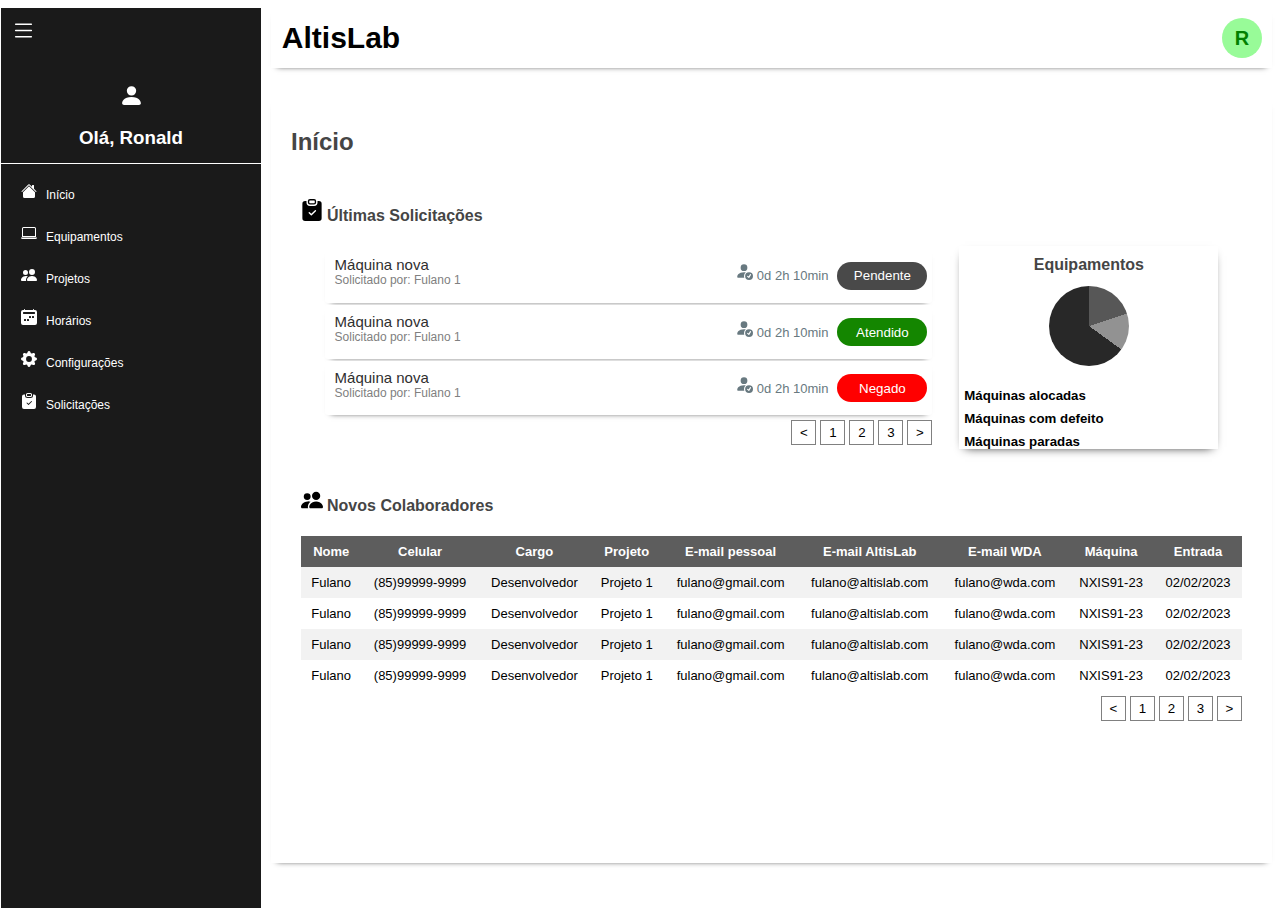
<file: index.html>
<html>
    <head>
        <title>Index</title>
        <link rel="stylesheet" type="text/css" href="style.css">
    </head>
    <body>
        <div class="container">
            <div id="sidebar">
                <svg id="btn-menu-1" onclick="myFunction()" xmlns="http://www.w3.org/2000/svg" width="25" height="25" fill="white" class="bi bi-list" viewBox="0 0 16 16">
                    <path fill-rule="evenodd" d="M2.5 12a.5.5 0 0 1 .5-.5h10a.5.5 0 0 1 0 1H3a.5.5 0 0 1-.5-.5zm0-4a.5.5 0 0 1 .5-.5h10a.5.5 0 0 1 0 1H3a.5.5 0 0 1-.5-.5zm0-4a.5.5 0 0 1 .5-.5h10a.5.5 0 0 1 0 1H3a.5.5 0 0 1-.5-.5z"/>
                </svg>
                <div id="div-user">
                    <svg xmlns="http://www.w3.org/2000/svg" width="25" height="25" fill="currentColor" class="bi bi-person-fill" viewBox="0 0 16 16">
                        <path d="M3 14s-1 0-1-1 1-4 6-4 6 3 6 4-1 1-1 1H3Zm5-6a3 3 0 1 0 0-6 3 3 0 0 0 0 6Z"/>
                    </svg>
                    <h3 id="text-slt-menu7">Olá, Ronald</h3>
                </div>
                <div id="div-functions">
                    <div class="options-menu">
                        <svg xmlns="http://www.w3.org/2000/svg" width="16" height="16" fill="currentColor" class="bi bi-house-fill" viewBox="0 0 16 16">
                            <path d="M8.707 1.5a1 1 0 0 0-1.414 0L.646 8.146a.5.5 0 0 0 .708.708L8 2.207l6.646 6.647a.5.5 0 0 0 .708-.708L13 5.793V2.5a.5.5 0 0 0-.5-.5h-1a.5.5 0 0 0-.5.5v1.293L8.707 1.5Z"/>
                            <path d="m8 3.293 6 6V13.5a1.5 1.5 0 0 1-1.5 1.5h-9A1.5 1.5 0 0 1 2 13.5V9.293l6-6Z"/>
                        </svg>
                        <a id="text-slt-menu1" href="index.html">Início</a>
                    </div>
                    <div class="options-menu">
                        <svg xmlns="http://www.w3.org/2000/svg" width="16" height="16" fill="currentColor" class="bi bi-laptop" viewBox="0 0 16 16">
                            <path d="M13.5 3a.5.5 0 0 1 .5.5V11H2V3.5a.5.5 0 0 1 .5-.5h11zm-11-1A1.5 1.5 0 0 0 1 3.5V12h14V3.5A1.5 1.5 0 0 0 13.5 2h-11zM0 12.5h16a1.5 1.5 0 0 1-1.5 1.5h-13A1.5 1.5 0 0 1 0 12.5z"/>
                        </svg>
                        <a id="text-slt-menu2">Equipamentos</a>
                    </div>
                    <div class="options-menu">
                        <svg xmlns="http://www.w3.org/2000/svg" width="16" height="16" fill="currentColor" class="bi bi-people-fill" viewBox="0 0 16 16">
                            <path d="M7 14s-1 0-1-1 1-4 5-4 5 3 5 4-1 1-1 1H7Zm4-6a3 3 0 1 0 0-6 3 3 0 0 0 0 6Zm-5.784 6A2.238 2.238 0 0 1 5 13c0-1.355.68-2.75 1.936-3.72A6.325 6.325 0 0 0 5 9c-4 0-5 3-5 4s1 1 1 1h4.216ZM4.5 8a2.5 2.5 0 1 0 0-5 2.5 2.5 0 0 0 0 5Z"/>
                        </svg>                        
                        <a id="text-slt-menu3" href="projetos.html">Projetos</a>
                    </div>
                    <div class="options-menu">
                        <svg xmlns="http://www.w3.org/2000/svg" width="16" height="16" fill="currentColor" class="bi bi-calendar2-week-fill" viewBox="0 0 16 16">
                            <path d="M3.5 0a.5.5 0 0 1 .5.5V1h8V.5a.5.5 0 0 1 1 0V1h1a2 2 0 0 1 2 2v11a2 2 0 0 1-2 2H2a2 2 0 0 1-2-2V3a2 2 0 0 1 2-2h1V.5a.5.5 0 0 1 .5-.5zm9.954 3H2.545c-.3 0-.545.224-.545.5v1c0 .276.244.5.545.5h10.91c.3 0 .545-.224.545-.5v-1c0-.276-.244-.5-.546-.5zM8.5 7a.5.5 0 0 0-.5.5v1a.5.5 0 0 0 .5.5h1a.5.5 0 0 0 .5-.5v-1a.5.5 0 0 0-.5-.5h-1zm3 0a.5.5 0 0 0-.5.5v1a.5.5 0 0 0 .5.5h1a.5.5 0 0 0 .5-.5v-1a.5.5 0 0 0-.5-.5h-1zM3 10.5v1a.5.5 0 0 0 .5.5h1a.5.5 0 0 0 .5-.5v-1a.5.5 0 0 0-.5-.5h-1a.5.5 0 0 0-.5.5zm3.5-.5a.5.5 0 0 0-.5.5v1a.5.5 0 0 0 .5.5h1a.5.5 0 0 0 .5-.5v-1a.5.5 0 0 0-.5-.5h-1z"/>
                        </svg>
                        <a id="text-slt-menu4">Horários</a>
                    </div>
                    <div class="options-menu">
                        <svg xmlns="http://www.w3.org/2000/svg" width="16" height="16" fill="currentColor" class="bi bi-gear-fill" viewBox="0 0 16 16">
                            <path d="M9.405 1.05c-.413-1.4-2.397-1.4-2.81 0l-.1.34a1.464 1.464 0 0 1-2.105.872l-.31-.17c-1.283-.698-2.686.705-1.987 1.987l.169.311c.446.82.023 1.841-.872 2.105l-.34.1c-1.4.413-1.4 2.397 0 2.81l.34.1a1.464 1.464 0 0 1 .872 2.105l-.17.31c-.698 1.283.705 2.686 1.987 1.987l.311-.169a1.464 1.464 0 0 1 2.105.872l.1.34c.413 1.4 2.397 1.4 2.81 0l.1-.34a1.464 1.464 0 0 1 2.105-.872l.31.17c1.283.698 2.686-.705 1.987-1.987l-.169-.311a1.464 1.464 0 0 1 .872-2.105l.34-.1c1.4-.413 1.4-2.397 0-2.81l-.34-.1a1.464 1.464 0 0 1-.872-2.105l.17-.31c.698-1.283-.705-2.686-1.987-1.987l-.311.169a1.464 1.464 0 0 1-2.105-.872l-.1-.34zM8 10.93a2.929 2.929 0 1 1 0-5.86 2.929 2.929 0 0 1 0 5.858z"/>
                        </svg>
                        <a id="text-slt-menu5">Configurações</a>
                    </div>
                    <div class="options-menu">
                        <svg xmlns="http://www.w3.org/2000/svg" width="16" height="16" fill="currentColor" class="bi bi-clipboard-check-fill" viewBox="0 0 16 16">
                            <path d="M6.5 0A1.5 1.5 0 0 0 5 1.5v1A1.5 1.5 0 0 0 6.5 4h3A1.5 1.5 0 0 0 11 2.5v-1A1.5 1.5 0 0 0 9.5 0h-3Zm3 1a.5.5 0 0 1 .5.5v1a.5.5 0 0 1-.5.5h-3a.5.5 0 0 1-.5-.5v-1a.5.5 0 0 1 .5-.5h3Z"/>
                            <path d="M4 1.5H3a2 2 0 0 0-2 2V14a2 2 0 0 0 2 2h10a2 2 0 0 0 2-2V3.5a2 2 0 0 0-2-2h-1v1A2.5 2.5 0 0 1 9.5 5h-3A2.5 2.5 0 0 1 4 2.5v-1Zm6.854 7.354-3 3a.5.5 0 0 1-.708 0l-1.5-1.5a.5.5 0 0 1 .708-.708L7.5 10.793l2.646-2.647a.5.5 0 0 1 .708.708Z"/>
                        </svg>
                        <a id="text-slt-menu6">Solicitações</a>
                    </div>
                </div>
            </div>
            <div id="sidebar2">
                <svg id="btn-menu-1" onclick="myFunction2()" xmlns="http://www.w3.org/2000/svg" width="25" height="25" fill="white" class="bi bi-list" viewBox="0 0 16 16">
                    <path fill-rule="evenodd" d="M2.5 12a.5.5 0 0 1 .5-.5h10a.5.5 0 0 1 0 1H3a.5.5 0 0 1-.5-.5zm0-4a.5.5 0 0 1 .5-.5h10a.5.5 0 0 1 0 1H3a.5.5 0 0 1-.5-.5zm0-4a.5.5 0 0 1 .5-.5h10a.5.5 0 0 1 0 1H3a.5.5 0 0 1-.5-.5z"/>
                </svg>
                <div id="div-user">
                    <svg xmlns="http://www.w3.org/2000/svg" width="25" height="25" fill="currentColor" class="bi bi-person-fill" viewBox="0 0 16 16">
                        <path d="M3 14s-1 0-1-1 1-4 6-4 6 3 6 4-1 1-1 1H3Zm5-6a3 3 0 1 0 0-6 3 3 0 0 0 0 6Z"/>
                    </svg>
                    <h3 id="text-slt-menu7">Olá, Ronald</h3>
                </div>
                <div id="div-functions">
                    <div class="options-menu">
                        <svg xmlns="http://www.w3.org/2000/svg" width="16" height="16" fill="currentColor" class="bi bi-house-fill" viewBox="0 0 16 16">
                            <path d="M8.707 1.5a1 1 0 0 0-1.414 0L.646 8.146a.5.5 0 0 0 .708.708L8 2.207l6.646 6.647a.5.5 0 0 0 .708-.708L13 5.793V2.5a.5.5 0 0 0-.5-.5h-1a.5.5 0 0 0-.5.5v1.293L8.707 1.5Z"/>
                            <path d="m8 3.293 6 6V13.5a1.5 1.5 0 0 1-1.5 1.5h-9A1.5 1.5 0 0 1 2 13.5V9.293l6-6Z"/>
                        </svg>
                        <a id="text-slt-menu1" href="index.html">Início</a>
                    </div>
                    <div class="options-menu">
                        <svg xmlns="http://www.w3.org/2000/svg" width="16" height="16" fill="currentColor" class="bi bi-laptop" viewBox="0 0 16 16">
                            <path d="M13.5 3a.5.5 0 0 1 .5.5V11H2V3.5a.5.5 0 0 1 .5-.5h11zm-11-1A1.5 1.5 0 0 0 1 3.5V12h14V3.5A1.5 1.5 0 0 0 13.5 2h-11zM0 12.5h16a1.5 1.5 0 0 1-1.5 1.5h-13A1.5 1.5 0 0 1 0 12.5z"/>
                        </svg>
                        <a id="text-slt-menu2">Equipamentos</a>
                    </div>
                    <div class="options-menu">
                        <svg xmlns="http://www.w3.org/2000/svg" width="16" height="16" fill="currentColor" class="bi bi-people-fill" viewBox="0 0 16 16">
                            <path d="M7 14s-1 0-1-1 1-4 5-4 5 3 5 4-1 1-1 1H7Zm4-6a3 3 0 1 0 0-6 3 3 0 0 0 0 6Zm-5.784 6A2.238 2.238 0 0 1 5 13c0-1.355.68-2.75 1.936-3.72A6.325 6.325 0 0 0 5 9c-4 0-5 3-5 4s1 1 1 1h4.216ZM4.5 8a2.5 2.5 0 1 0 0-5 2.5 2.5 0 0 0 0 5Z"/>
                        </svg>                        
                        <a id="text-slt-menu3" href="projetos.html">Projetos</a>
                    </div>
                    <div class="options-menu">
                        <svg xmlns="http://www.w3.org/2000/svg" width="16" height="16" fill="currentColor" class="bi bi-calendar2-week-fill" viewBox="0 0 16 16">
                            <path d="M3.5 0a.5.5 0 0 1 .5.5V1h8V.5a.5.5 0 0 1 1 0V1h1a2 2 0 0 1 2 2v11a2 2 0 0 1-2 2H2a2 2 0 0 1-2-2V3a2 2 0 0 1 2-2h1V.5a.5.5 0 0 1 .5-.5zm9.954 3H2.545c-.3 0-.545.224-.545.5v1c0 .276.244.5.545.5h10.91c.3 0 .545-.224.545-.5v-1c0-.276-.244-.5-.546-.5zM8.5 7a.5.5 0 0 0-.5.5v1a.5.5 0 0 0 .5.5h1a.5.5 0 0 0 .5-.5v-1a.5.5 0 0 0-.5-.5h-1zm3 0a.5.5 0 0 0-.5.5v1a.5.5 0 0 0 .5.5h1a.5.5 0 0 0 .5-.5v-1a.5.5 0 0 0-.5-.5h-1zM3 10.5v1a.5.5 0 0 0 .5.5h1a.5.5 0 0 0 .5-.5v-1a.5.5 0 0 0-.5-.5h-1a.5.5 0 0 0-.5.5zm3.5-.5a.5.5 0 0 0-.5.5v1a.5.5 0 0 0 .5.5h1a.5.5 0 0 0 .5-.5v-1a.5.5 0 0 0-.5-.5h-1z"/>
                        </svg>
                        <a id="text-slt-menu4">Horários</a>
                    </div>
                    <div class="options-menu">
                        <svg xmlns="http://www.w3.org/2000/svg" width="16" height="16" fill="currentColor" class="bi bi-gear-fill" viewBox="0 0 16 16">
                            <path d="M9.405 1.05c-.413-1.4-2.397-1.4-2.81 0l-.1.34a1.464 1.464 0 0 1-2.105.872l-.31-.17c-1.283-.698-2.686.705-1.987 1.987l.169.311c.446.82.023 1.841-.872 2.105l-.34.1c-1.4.413-1.4 2.397 0 2.81l.34.1a1.464 1.464 0 0 1 .872 2.105l-.17.31c-.698 1.283.705 2.686 1.987 1.987l.311-.169a1.464 1.464 0 0 1 2.105.872l.1.34c.413 1.4 2.397 1.4 2.81 0l.1-.34a1.464 1.464 0 0 1 2.105-.872l.31.17c1.283.698 2.686-.705 1.987-1.987l-.169-.311a1.464 1.464 0 0 1 .872-2.105l.34-.1c1.4-.413 1.4-2.397 0-2.81l-.34-.1a1.464 1.464 0 0 1-.872-2.105l.17-.31c.698-1.283-.705-2.686-1.987-1.987l-.311.169a1.464 1.464 0 0 1-2.105-.872l-.1-.34zM8 10.93a2.929 2.929 0 1 1 0-5.86 2.929 2.929 0 0 1 0 5.858z"/>
                        </svg>
                        <a id="text-slt-menu5">Configurações</a>
                    </div>
                    <div class="options-menu">
                        <svg xmlns="http://www.w3.org/2000/svg" width="16" height="16" fill="currentColor" class="bi bi-clipboard-check-fill" viewBox="0 0 16 16">
                            <path d="M6.5 0A1.5 1.5 0 0 0 5 1.5v1A1.5 1.5 0 0 0 6.5 4h3A1.5 1.5 0 0 0 11 2.5v-1A1.5 1.5 0 0 0 9.5 0h-3Zm3 1a.5.5 0 0 1 .5.5v1a.5.5 0 0 1-.5.5h-3a.5.5 0 0 1-.5-.5v-1a.5.5 0 0 1 .5-.5h3Z"/>
                            <path d="M4 1.5H3a2 2 0 0 0-2 2V14a2 2 0 0 0 2 2h10a2 2 0 0 0 2-2V3.5a2 2 0 0 0-2-2h-1v1A2.5 2.5 0 0 1 9.5 5h-3A2.5 2.5 0 0 1 4 2.5v-1Zm6.854 7.354-3 3a.5.5 0 0 1-.708 0l-1.5-1.5a.5.5 0 0 1 .708-.708L7.5 10.793l2.646-2.647a.5.5 0 0 1 .708.708Z"/>
                        </svg>
                        <a id="text-slt-menu6">Solicitações</a>
                    </div>
                </div>
            </div>
            <div id="maindiv">
                <div id="headerr">                   
                    <button onclick="myFunction3()" id="btn-menu-2">
                        <svg xmlns="http://www.w3.org/2000/svg" width="16" height="16" fill="currentColor" class="bi bi-plus-lg" viewBox="0 0 16 16">
                            <path fill-rule="evenodd" d="M8 2a.5.5 0 0 1 .5.5v5h5a.5.5 0 0 1 0 1h-5v5a.5.5 0 0 1-1 0v-5h-5a.5.5 0 0 1 0-1h5v-5A.5.5 0 0 1 8 2Z"/>
                        </svg>
                    </button>
                    <a href="index.html"><div id="logo">AltisLab</div></a>                   
                    <div id="user-div">R</div>
                </div>
                <div id="bodyy">
                    <div id="conteudo-body" style="overflow-y: hidden;">
                        <h2>Início</h2>
                        <div id="last-soli" style="overflow-y: auto;">
                            <svg xmlns="http://www.w3.org/2000/svg" width="22" height="22" fill="currentColor" class="bi bi-clipboard-check-fill" viewBox="0 0 16 16">
                                <path d="M6.5 0A1.5 1.5 0 0 0 5 1.5v1A1.5 1.5 0 0 0 6.5 4h3A1.5 1.5 0 0 0 11 2.5v-1A1.5 1.5 0 0 0 9.5 0h-3Zm3 1a.5.5 0 0 1 .5.5v1a.5.5 0 0 1-.5.5h-3a.5.5 0 0 1-.5-.5v-1a.5.5 0 0 1 .5-.5h3Z"/>
                                <path d="M4 1.5H3a2 2 0 0 0-2 2V14a2 2 0 0 0 2 2h10a2 2 0 0 0 2-2V3.5a2 2 0 0 0-2-2h-1v1A2.5 2.5 0 0 1 9.5 5h-3A2.5 2.5 0 0 1 4 2.5v-1Zm6.854 7.354-3 3a.5.5 0 0 1-.708 0l-1.5-1.5a.5.5 0 0 1 .708-.708L7.5 10.793l2.646-2.647a.5.5 0 0 1 .708.708Z"/>
                            </svg>
                            <h4>Últimas Solicitações</h4>
                            <div style="margin: auto; width: 95%;">
                                <div id="list-soli">
                                    <div>
                                        <div id="item-list-soli">
                                            <div id="info-1-list">
                                                <p style="font-family: Arial; color: rgb(47, 47, 47); font-size: 15px;">Máquina nova</p>
                                                <p style="margin-top: -15px; font-family: Arial; color: gray; font-size: 12px;">Solicitado por: Fulano 1</p>
                                            </div>
                                            <div id="info-2-list">
                                                <svg style="display: inline-block;" xmlns="http://www.w3.org/2000/svg" width="18" height="18" fill="#687980" class="bi bi-person-fill-check" viewBox="0 0 16 16">
                                                    <path d="M12.5 16a3.5 3.5 0 1 0 0-7 3.5 3.5 0 0 0 0 7Zm1.679-4.493-1.335 2.226a.75.75 0 0 1-1.174.144l-.774-.773a.5.5 0 0 1 .708-.708l.547.548 1.17-1.951a.5.5 0 1 1 .858.514ZM11 5a3 3 0 1 1-6 0 3 3 0 0 1 6 0Z"/>
                                                    <path d="M2 13c0 1 1 1 1 1h5.256A4.493 4.493 0 0 1 8 12.5a4.49 4.49 0 0 1 1.544-3.393C9.077 9.038 8.564 9 8 9c-5 0-6 3-6 4Z"/>
                                                </svg>
                                                <p style="font-family: Arial; color: #687980; font-size: 13px; display: inline-block;">0d 2h 10min</p>
                                                <button style="display: inline-block; margin-right: 5px;margin-left: 5px;font-family: Arial;color: white;background-color: rgb(73, 73, 73); border-radius: 20px;width: 90px; border: none; height: 28px;">Pendente</button>
                                            </div>
                                        </div>
                                        <div id="content" style="border: 1px solid rgb(226, 226, 226); width: 100%;">
                                            <p style="font-family: Arial; color: gray; font-size: 12px;">JavaScript é uma Linguagem de Programação, criada por Brendan Eich, a pedido da empresa Netscape, em meados de 1995. No início, o JavaScript foi batizado com outro nome: LiveScript. No entanto, a Netscape não ficou sozinha com o desenvolvimento do JavaScript.</p>
                                            <p style="margin-left: 5px; display: inline-block; margin-top: 15px; font-family: Arial; color: gray; font-size: 12px;">Data da Solicitação: 02/02/2023 - 10:00</p>
                                            <p style="text-decoration: underline;float: right; margin-top: 15px;margin-right: 5px; font-family: Arial; color: rgb(34, 255, 48); font-size: 12px;">ver detales</p>
                                        </div>
                                    </div>
                                    <div id="item-list-soli">
                                        <div id="info-1-list">
                                            <p style="font-family: Arial; color: rgb(47, 47, 47); font-size: 15px;">Máquina nova</p>
                                            <p style="margin-top: -15px; font-family: Arial; color: gray; font-size: 12px;">Solicitado por: Fulano 1</p>
                                        </div>
                                        <div id="info-2-list">
                                            <svg style="display: inline-block;" xmlns="http://www.w3.org/2000/svg" width="18" height="18" fill="#687980" class="bi bi-person-fill-check" viewBox="0 0 16 16">
                                                <path d="M12.5 16a3.5 3.5 0 1 0 0-7 3.5 3.5 0 0 0 0 7Zm1.679-4.493-1.335 2.226a.75.75 0 0 1-1.174.144l-.774-.773a.5.5 0 0 1 .708-.708l.547.548 1.17-1.951a.5.5 0 1 1 .858.514ZM11 5a3 3 0 1 1-6 0 3 3 0 0 1 6 0Z"/>
                                                <path d="M2 13c0 1 1 1 1 1h5.256A4.493 4.493 0 0 1 8 12.5a4.49 4.49 0 0 1 1.544-3.393C9.077 9.038 8.564 9 8 9c-5 0-6 3-6 4Z"/>
                                            </svg>
                                            <p style="font-family: Arial; color: #687980; font-size: 13px; display: inline-block;">0d 2h 10min</p>
                                            <button style="display: inline-block; margin-right: 5px;margin-left: 5px;font-family: Arial;color: white;background-color: rgb(20, 134, 0); border-radius: 20px;width: 90px; border: none; height: 28px;">Atendido</button>
                                        </div>
                                    </div>
                                    <div id="item-list-soli">
                                        <div id="info-1-list">
                                            <p style="font-family: Arial; color: rgb(47, 47, 47); font-size: 15px;">Máquina nova</p>
                                            <p style="margin-top: -15px; font-family: Arial; color: gray; font-size: 12px;">Solicitado por: Fulano 1</p>
                                        </div>
                                        <div id="info-2-list">
                                            <svg style="display: inline-block;" xmlns="http://www.w3.org/2000/svg" width="18" height="18" fill="#687980" class="bi bi-person-fill-check" viewBox="0 0 16 16">
                                                <path d="M12.5 16a3.5 3.5 0 1 0 0-7 3.5 3.5 0 0 0 0 7Zm1.679-4.493-1.335 2.226a.75.75 0 0 1-1.174.144l-.774-.773a.5.5 0 0 1 .708-.708l.547.548 1.17-1.951a.5.5 0 1 1 .858.514ZM11 5a3 3 0 1 1-6 0 3 3 0 0 1 6 0Z"/>
                                                <path d="M2 13c0 1 1 1 1 1h5.256A4.493 4.493 0 0 1 8 12.5a4.49 4.49 0 0 1 1.544-3.393C9.077 9.038 8.564 9 8 9c-5 0-6 3-6 4Z"/>
                                            </svg>
                                            <p style="font-family: Arial; color: #687980; font-size: 13px; display: inline-block;">0d 2h 10min</p>
                                            <button style="display: inline-block; margin-right: 5px;margin-left: 5px;font-family: Arial;color: white;background-color: rgb(255, 0, 0); border-radius: 20px;width: 90px; border: none; height: 28px;">Negado</button>
                                        </div>
                                    </div>
                                    <div id="pagination" style="margin-top: 5px; float: right;">
                                        <button><</button>
                                        <button>1</button>
                                        <button>2</button>
                                        <button>3</button>
                                        <button>></button>                                     
                                    </div>
                                </div>
                                <div id="chart">
                                    <h4 style="font-family: Arial; color: rgb(69, 69, 69); margin-top: 10px;">Equipamentos</h4>
                                    <div style="border-radius: 50%;width: 80px; height: 80px; background: conic-gradient(rgb(87, 87, 87) 0 20%,rgb(146, 146, 146) 20% 35%, rgb(40, 40, 40) 35% 100%); margin: auto; margin-top: -10px;"></div>
                                    <div style="width: 100%; height: 77px; margin-top: 5px;">
                                        <div style="height: 30%; font-family: Arial; text-align: start;">
                                            <h5 style="margin-left: 5px;">Máquinas alocadas</h5>                                          
                                        </div>
                                        <div style="height: 30%; margin-top: -22px; font-family: Arial; text-align: start;">
                                            <h5 style="margin-left: 5px;">Máquinas com defeito</h5>
                                        </div>
                                        <div style="height: 30%; margin-top: -22px; font-family: Arial; text-align: start;">
                                            <h5 style="margin-left: 5px;">Máquinas paradas</h5>
                                        </div>
                                    </div>
                                </div>
                            </div>
                        </div>
                        <div id="new-col">
                            <svg xmlns="http://www.w3.org/2000/svg" width="22" height="22" fill="currentColor" class="bi bi-people-fill" viewBox="0 0 16 16">
                                <path d="M7 14s-1 0-1-1 1-4 5-4 5 3 5 4-1 1-1 1H7Zm4-6a3 3 0 1 0 0-6 3 3 0 0 0 0 6Zm-5.784 6A2.238 2.238 0 0 1 5 13c0-1.355.68-2.75 1.936-3.72A6.325 6.325 0 0 0 5 9c-4 0-5 3-5 4s1 1 1 1h4.216ZM4.5 8a2.5 2.5 0 1 0 0-5 2.5 2.5 0 0 0 0 5Z"/>
                            </svg>
                            <h4>Novos Colaboradores</h4>
                            <div style="margin: auto; width: 100%; height: 50%;">
                                <table id="table-colab">
                                    <tr>
                                      <th>Nome</th>
                                      <th>Celular</th>
                                      <th>Cargo</th>
                                      <th>Projeto</th>
                                      <th>E-mail pessoal</th>
                                      <th>E-mail AltisLab</th>
                                      <th>E-mail WDA</th>
                                      <th>Máquina</th>
                                      <th>Entrada</th>
                                    </tr>
                                    <tr>
                                      <td>Fulano</td>
                                      <td>(85)99999-9999</td>
                                      <td>Desenvolvedor</td>
                                      <td>Projeto 1</td>
                                      <td>fulano@gmail.com</td>
                                      <td>fulano@altislab.com</td>
                                      <td>fulano@wda.com</td>
                                      <td>NXIS91-23</td>
                                      <td>02/02/2023</td>
                                    </tr>
                                    <tr>
                                      <td>Fulano</td>
                                      <td>(85)99999-9999</td>
                                      <td>Desenvolvedor</td>
                                      <td>Projeto 1</td>
                                      <td>fulano@gmail.com</td>
                                      <td>fulano@altislab.com</td>
                                      <td>fulano@wda.com</td>
                                      <td>NXIS91-23</td>
                                      <td>02/02/2023</td>
                                    </tr>
                                    <tr>
                                        <td>Fulano</td>
                                        <td>(85)99999-9999</td>
                                        <td>Desenvolvedor</td>
                                        <td>Projeto 1</td>
                                        <td>fulano@gmail.com</td>
                                        <td>fulano@altislab.com</td>
                                        <td>fulano@wda.com</td>
                                        <td>NXIS91-23</td>
                                        <td>02/02/2023</td>
                                    </tr>
                                    <tr>
                                        <td>Fulano</td>
                                        <td>(85)99999-9999</td>
                                        <td>Desenvolvedor</td>
                                        <td>Projeto 1</td>
                                        <td>fulano@gmail.com</td>
                                        <td>fulano@altislab.com</td>
                                        <td>fulano@wda.com</td>
                                        <td>NXIS91-23</td>
                                        <td>02/02/2023</td>
                                    </tr>
                                </table>
                                <div id="pagination" style="margin-top: 5px; float: right;">
                                    <button><</button>
                                    <button>1</button>
                                    <button>2</button>
                                    <button>3</button>
                                    <button>></button>                                     
                                </div>
                            </div>
                        </div>
                    </div>                   
                </div>
            </div>
        </div>        
        <script src="effect.js"></script>
        <style>
            #conteudo-body h2{
                font-family: Arial;
                font-weight: bold;
                color: rgb(69, 69, 69);
                padding: 10px;
                padding-left: 20px;
            }
            #last-soli{
                overflow-y: auto;
                margin: auto;
                height: 290px;
                width: 94%;
            }
            #new-col{
                overflow-y: auto;               
                margin: auto;
                height: 290px;
                width: 94%;
            }
            #last-soli h4{
                display: inline-block;
                font-family: Arial;
                color: rgb(69, 69, 69);
            }
            #last-soli svg{
                display: inline-block;
            }
            #new-col h4{
                display: inline-block;
                font-family: Arial;
                color: rgb(69, 69, 69);
            }
            #new-col svg{
                display: inline-block;
            }
            #list-soli{
                display: inline-block;
                width: 68%;
                height: 78%;
            }
            #chart{
                float: right;
                width: 29%;
                height: 70%;
                text-align: center;
                box-shadow: 0px 4px 10px -6px black;
            }
            #item-list-soli{    
                background-color: white;
                overflow-y: auto;
                border-radius: 3px;
                box-shadow: 0px 4px 6px -6px black;
                margin-top: 2px;
                height: 24%;
                width: 100%;
            }
            #pagination button{
                background-color: white;
                border: 1px solid gray;
                display: inline-block;
                height: 25px;
                width: 25px;
            }
            #info-1-list{
                margin-left: 10px;
                margin-top: -7px;
                display: inline-block;
            }
            #info-2-list{
                margin-top: 7px;
                float: right;
            }
            #table-colab{
                font-family: Arial;
                font-size: 13px;
                border-collapse: collapse;
                text-align: center;
                width: 100%;
            }
            #table-colab td, #table-colab th {                               
                padding: 8px;
            }

            #table-colab tr:nth-child(even){
                background-color: #f2f2f2;
            }

            #table-colab tr:hover {
                background-color: #ddd;
            }

            #table-colab th {
                text-align: center;
                background-color: #5D5D5D;
                color: white;
            }

            #content{
                background-color: white;
                display: none;
            }

            #content:hover{
                display: block;
            }

            #item-list-soli:hover + #content{    
                display: block;
            }
            @media screen and (max-width: 700px){
                #chart{
                width: 39%;
                }
                #list-soli{
                width: 60%;
                }
            }
        </style>
    </body>
</html>
</file>
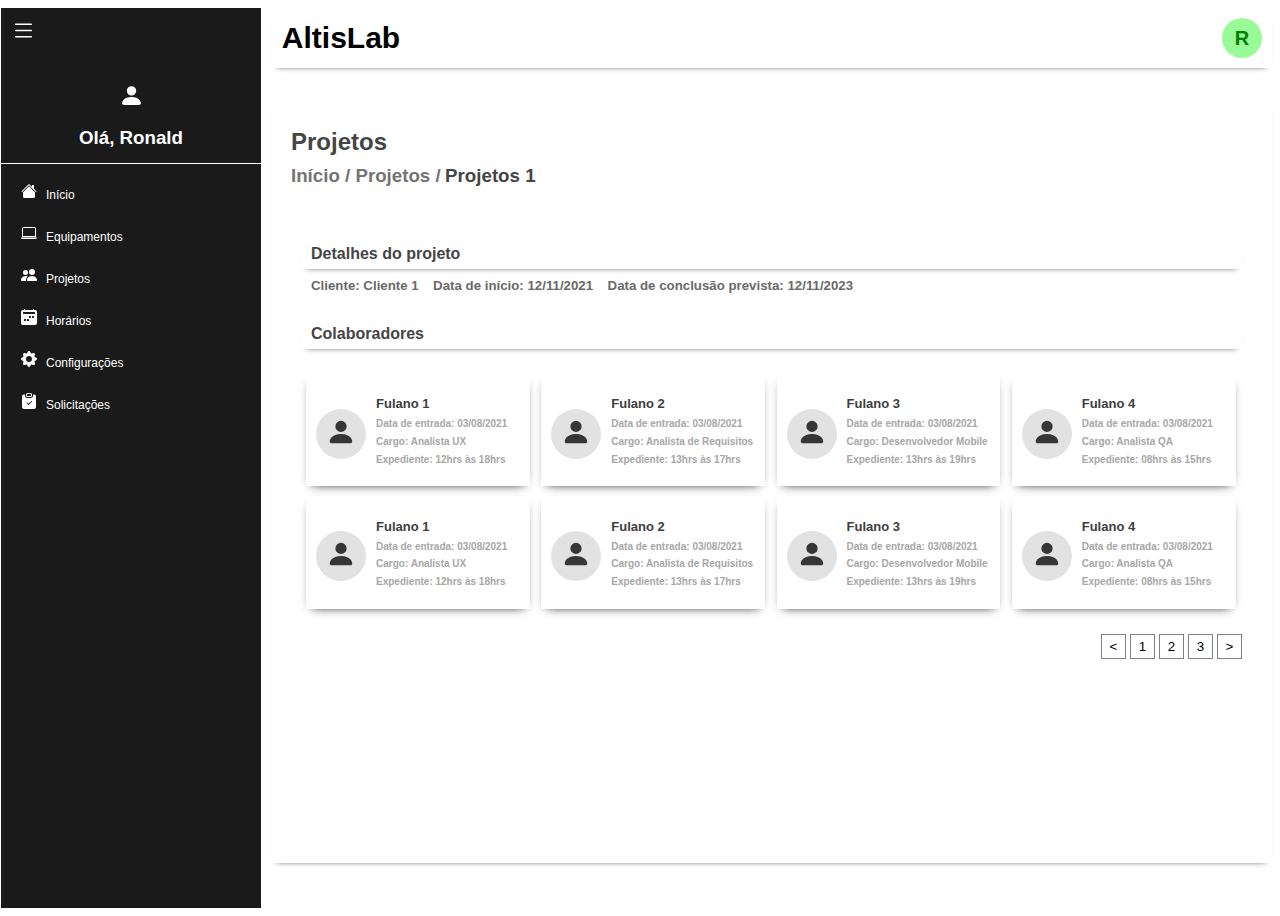
<file: projeto1.html>
<html>
    <head>
        <title>Projetos1</title>
        <link rel="stylesheet" type="text/css" href="style.css">
    </head>
    <body>
        <div class="container">
            <div id="sidebar">
                <svg id="btn-menu-1" onclick="myFunction()" xmlns="http://www.w3.org/2000/svg" width="25" height="25" fill="white" class="bi bi-list" viewBox="0 0 16 16">
                    <path fill-rule="evenodd" d="M2.5 12a.5.5 0 0 1 .5-.5h10a.5.5 0 0 1 0 1H3a.5.5 0 0 1-.5-.5zm0-4a.5.5 0 0 1 .5-.5h10a.5.5 0 0 1 0 1H3a.5.5 0 0 1-.5-.5zm0-4a.5.5 0 0 1 .5-.5h10a.5.5 0 0 1 0 1H3a.5.5 0 0 1-.5-.5z"/>
                </svg>
                <div id="div-user">
                    <svg xmlns="http://www.w3.org/2000/svg" width="25" height="25" fill="currentColor" class="bi bi-person-fill" viewBox="0 0 16 16">
                        <path d="M3 14s-1 0-1-1 1-4 6-4 6 3 6 4-1 1-1 1H3Zm5-6a3 3 0 1 0 0-6 3 3 0 0 0 0 6Z"/>
                    </svg>
                    <h3 id="text-slt-menu7">Olá, Ronald</h3>
                </div>
                <div id="div-functions">
                    <div class="options-menu">
                        <svg xmlns="http://www.w3.org/2000/svg" width="16" height="16" fill="currentColor" class="bi bi-house-fill" viewBox="0 0 16 16">
                            <path d="M8.707 1.5a1 1 0 0 0-1.414 0L.646 8.146a.5.5 0 0 0 .708.708L8 2.207l6.646 6.647a.5.5 0 0 0 .708-.708L13 5.793V2.5a.5.5 0 0 0-.5-.5h-1a.5.5 0 0 0-.5.5v1.293L8.707 1.5Z"/>
                            <path d="m8 3.293 6 6V13.5a1.5 1.5 0 0 1-1.5 1.5h-9A1.5 1.5 0 0 1 2 13.5V9.293l6-6Z"/>
                        </svg>
                        <a id="text-slt-menu1" href="index.html">Início</a>
                    </div>
                    <div class="options-menu">
                        <svg xmlns="http://www.w3.org/2000/svg" width="16" height="16" fill="currentColor" class="bi bi-laptop" viewBox="0 0 16 16">
                            <path d="M13.5 3a.5.5 0 0 1 .5.5V11H2V3.5a.5.5 0 0 1 .5-.5h11zm-11-1A1.5 1.5 0 0 0 1 3.5V12h14V3.5A1.5 1.5 0 0 0 13.5 2h-11zM0 12.5h16a1.5 1.5 0 0 1-1.5 1.5h-13A1.5 1.5 0 0 1 0 12.5z"/>
                        </svg>
                        <a id="text-slt-menu2">Equipamentos</a>
                    </div>
                    <div class="options-menu">
                        <svg xmlns="http://www.w3.org/2000/svg" width="16" height="16" fill="currentColor" class="bi bi-people-fill" viewBox="0 0 16 16">
                            <path d="M7 14s-1 0-1-1 1-4 5-4 5 3 5 4-1 1-1 1H7Zm4-6a3 3 0 1 0 0-6 3 3 0 0 0 0 6Zm-5.784 6A2.238 2.238 0 0 1 5 13c0-1.355.68-2.75 1.936-3.72A6.325 6.325 0 0 0 5 9c-4 0-5 3-5 4s1 1 1 1h4.216ZM4.5 8a2.5 2.5 0 1 0 0-5 2.5 2.5 0 0 0 0 5Z"/>
                        </svg>                        
                        <a id="text-slt-menu3" href="projetos.html">Projetos</a>
                    </div>
                    <div class="options-menu">
                        <svg xmlns="http://www.w3.org/2000/svg" width="16" height="16" fill="currentColor" class="bi bi-calendar2-week-fill" viewBox="0 0 16 16">
                            <path d="M3.5 0a.5.5 0 0 1 .5.5V1h8V.5a.5.5 0 0 1 1 0V1h1a2 2 0 0 1 2 2v11a2 2 0 0 1-2 2H2a2 2 0 0 1-2-2V3a2 2 0 0 1 2-2h1V.5a.5.5 0 0 1 .5-.5zm9.954 3H2.545c-.3 0-.545.224-.545.5v1c0 .276.244.5.545.5h10.91c.3 0 .545-.224.545-.5v-1c0-.276-.244-.5-.546-.5zM8.5 7a.5.5 0 0 0-.5.5v1a.5.5 0 0 0 .5.5h1a.5.5 0 0 0 .5-.5v-1a.5.5 0 0 0-.5-.5h-1zm3 0a.5.5 0 0 0-.5.5v1a.5.5 0 0 0 .5.5h1a.5.5 0 0 0 .5-.5v-1a.5.5 0 0 0-.5-.5h-1zM3 10.5v1a.5.5 0 0 0 .5.5h1a.5.5 0 0 0 .5-.5v-1a.5.5 0 0 0-.5-.5h-1a.5.5 0 0 0-.5.5zm3.5-.5a.5.5 0 0 0-.5.5v1a.5.5 0 0 0 .5.5h1a.5.5 0 0 0 .5-.5v-1a.5.5 0 0 0-.5-.5h-1z"/>
                        </svg>
                        <a id="text-slt-menu4">Horários</a>
                    </div>
                    <div class="options-menu">
                        <svg xmlns="http://www.w3.org/2000/svg" width="16" height="16" fill="currentColor" class="bi bi-gear-fill" viewBox="0 0 16 16">
                            <path d="M9.405 1.05c-.413-1.4-2.397-1.4-2.81 0l-.1.34a1.464 1.464 0 0 1-2.105.872l-.31-.17c-1.283-.698-2.686.705-1.987 1.987l.169.311c.446.82.023 1.841-.872 2.105l-.34.1c-1.4.413-1.4 2.397 0 2.81l.34.1a1.464 1.464 0 0 1 .872 2.105l-.17.31c-.698 1.283.705 2.686 1.987 1.987l.311-.169a1.464 1.464 0 0 1 2.105.872l.1.34c.413 1.4 2.397 1.4 2.81 0l.1-.34a1.464 1.464 0 0 1 2.105-.872l.31.17c1.283.698 2.686-.705 1.987-1.987l-.169-.311a1.464 1.464 0 0 1 .872-2.105l.34-.1c1.4-.413 1.4-2.397 0-2.81l-.34-.1a1.464 1.464 0 0 1-.872-2.105l.17-.31c.698-1.283-.705-2.686-1.987-1.987l-.311.169a1.464 1.464 0 0 1-2.105-.872l-.1-.34zM8 10.93a2.929 2.929 0 1 1 0-5.86 2.929 2.929 0 0 1 0 5.858z"/>
                        </svg>
                        <a id="text-slt-menu5">Configurações</a>
                    </div>
                    <div class="options-menu">
                        <svg xmlns="http://www.w3.org/2000/svg" width="16" height="16" fill="currentColor" class="bi bi-clipboard-check-fill" viewBox="0 0 16 16">
                            <path d="M6.5 0A1.5 1.5 0 0 0 5 1.5v1A1.5 1.5 0 0 0 6.5 4h3A1.5 1.5 0 0 0 11 2.5v-1A1.5 1.5 0 0 0 9.5 0h-3Zm3 1a.5.5 0 0 1 .5.5v1a.5.5 0 0 1-.5.5h-3a.5.5 0 0 1-.5-.5v-1a.5.5 0 0 1 .5-.5h3Z"/>
                            <path d="M4 1.5H3a2 2 0 0 0-2 2V14a2 2 0 0 0 2 2h10a2 2 0 0 0 2-2V3.5a2 2 0 0 0-2-2h-1v1A2.5 2.5 0 0 1 9.5 5h-3A2.5 2.5 0 0 1 4 2.5v-1Zm6.854 7.354-3 3a.5.5 0 0 1-.708 0l-1.5-1.5a.5.5 0 0 1 .708-.708L7.5 10.793l2.646-2.647a.5.5 0 0 1 .708.708Z"/>
                        </svg>
                        <a id="text-slt-menu6">Solicitações</a>
                    </div>
                </div>
            </div>
            <div id="sidebar2">
                <svg id="btn-menu-1" onclick="myFunction2()" xmlns="http://www.w3.org/2000/svg" width="25" height="25" fill="white" class="bi bi-list" viewBox="0 0 16 16">
                    <path fill-rule="evenodd" d="M2.5 12a.5.5 0 0 1 .5-.5h10a.5.5 0 0 1 0 1H3a.5.5 0 0 1-.5-.5zm0-4a.5.5 0 0 1 .5-.5h10a.5.5 0 0 1 0 1H3a.5.5 0 0 1-.5-.5zm0-4a.5.5 0 0 1 .5-.5h10a.5.5 0 0 1 0 1H3a.5.5 0 0 1-.5-.5z"/>
                </svg>
                <div id="div-user">
                    <svg xmlns="http://www.w3.org/2000/svg" width="25" height="25" fill="currentColor" class="bi bi-person-fill" viewBox="0 0 16 16">
                        <path d="M3 14s-1 0-1-1 1-4 6-4 6 3 6 4-1 1-1 1H3Zm5-6a3 3 0 1 0 0-6 3 3 0 0 0 0 6Z"/>
                    </svg>
                    <h3 id="text-slt-menu7">Olá, Ronald</h3>
                </div>
                <div id="div-functions">
                    <div class="options-menu">
                        <svg xmlns="http://www.w3.org/2000/svg" width="16" height="16" fill="currentColor" class="bi bi-house-fill" viewBox="0 0 16 16">
                            <path d="M8.707 1.5a1 1 0 0 0-1.414 0L.646 8.146a.5.5 0 0 0 .708.708L8 2.207l6.646 6.647a.5.5 0 0 0 .708-.708L13 5.793V2.5a.5.5 0 0 0-.5-.5h-1a.5.5 0 0 0-.5.5v1.293L8.707 1.5Z"/>
                            <path d="m8 3.293 6 6V13.5a1.5 1.5 0 0 1-1.5 1.5h-9A1.5 1.5 0 0 1 2 13.5V9.293l6-6Z"/>
                        </svg>
                        <a id="text-slt-menu1" href="index.html">Início</a>
                    </div>
                    <div class="options-menu">
                        <svg xmlns="http://www.w3.org/2000/svg" width="16" height="16" fill="currentColor" class="bi bi-laptop" viewBox="0 0 16 16">
                            <path d="M13.5 3a.5.5 0 0 1 .5.5V11H2V3.5a.5.5 0 0 1 .5-.5h11zm-11-1A1.5 1.5 0 0 0 1 3.5V12h14V3.5A1.5 1.5 0 0 0 13.5 2h-11zM0 12.5h16a1.5 1.5 0 0 1-1.5 1.5h-13A1.5 1.5 0 0 1 0 12.5z"/>
                        </svg>
                        <a id="text-slt-menu2">Equipamentos</a>
                    </div>
                    <div class="options-menu">
                        <svg xmlns="http://www.w3.org/2000/svg" width="16" height="16" fill="currentColor" class="bi bi-people-fill" viewBox="0 0 16 16">
                            <path d="M7 14s-1 0-1-1 1-4 5-4 5 3 5 4-1 1-1 1H7Zm4-6a3 3 0 1 0 0-6 3 3 0 0 0 0 6Zm-5.784 6A2.238 2.238 0 0 1 5 13c0-1.355.68-2.75 1.936-3.72A6.325 6.325 0 0 0 5 9c-4 0-5 3-5 4s1 1 1 1h4.216ZM4.5 8a2.5 2.5 0 1 0 0-5 2.5 2.5 0 0 0 0 5Z"/>
                        </svg>                        
                        <a id="text-slt-menu3" href="projetos.html">Projetos</a>
                    </div>
                    <div class="options-menu">
                        <svg xmlns="http://www.w3.org/2000/svg" width="16" height="16" fill="currentColor" class="bi bi-calendar2-week-fill" viewBox="0 0 16 16">
                            <path d="M3.5 0a.5.5 0 0 1 .5.5V1h8V.5a.5.5 0 0 1 1 0V1h1a2 2 0 0 1 2 2v11a2 2 0 0 1-2 2H2a2 2 0 0 1-2-2V3a2 2 0 0 1 2-2h1V.5a.5.5 0 0 1 .5-.5zm9.954 3H2.545c-.3 0-.545.224-.545.5v1c0 .276.244.5.545.5h10.91c.3 0 .545-.224.545-.5v-1c0-.276-.244-.5-.546-.5zM8.5 7a.5.5 0 0 0-.5.5v1a.5.5 0 0 0 .5.5h1a.5.5 0 0 0 .5-.5v-1a.5.5 0 0 0-.5-.5h-1zm3 0a.5.5 0 0 0-.5.5v1a.5.5 0 0 0 .5.5h1a.5.5 0 0 0 .5-.5v-1a.5.5 0 0 0-.5-.5h-1zM3 10.5v1a.5.5 0 0 0 .5.5h1a.5.5 0 0 0 .5-.5v-1a.5.5 0 0 0-.5-.5h-1a.5.5 0 0 0-.5.5zm3.5-.5a.5.5 0 0 0-.5.5v1a.5.5 0 0 0 .5.5h1a.5.5 0 0 0 .5-.5v-1a.5.5 0 0 0-.5-.5h-1z"/>
                        </svg>
                        <a id="text-slt-menu4">Horários</a>
                    </div>
                    <div class="options-menu">
                        <svg xmlns="http://www.w3.org/2000/svg" width="16" height="16" fill="currentColor" class="bi bi-gear-fill" viewBox="0 0 16 16">
                            <path d="M9.405 1.05c-.413-1.4-2.397-1.4-2.81 0l-.1.34a1.464 1.464 0 0 1-2.105.872l-.31-.17c-1.283-.698-2.686.705-1.987 1.987l.169.311c.446.82.023 1.841-.872 2.105l-.34.1c-1.4.413-1.4 2.397 0 2.81l.34.1a1.464 1.464 0 0 1 .872 2.105l-.17.31c-.698 1.283.705 2.686 1.987 1.987l.311-.169a1.464 1.464 0 0 1 2.105.872l.1.34c.413 1.4 2.397 1.4 2.81 0l.1-.34a1.464 1.464 0 0 1 2.105-.872l.31.17c1.283.698 2.686-.705 1.987-1.987l-.169-.311a1.464 1.464 0 0 1 .872-2.105l.34-.1c1.4-.413 1.4-2.397 0-2.81l-.34-.1a1.464 1.464 0 0 1-.872-2.105l.17-.31c.698-1.283-.705-2.686-1.987-1.987l-.311.169a1.464 1.464 0 0 1-2.105-.872l-.1-.34zM8 10.93a2.929 2.929 0 1 1 0-5.86 2.929 2.929 0 0 1 0 5.858z"/>
                        </svg>
                        <a id="text-slt-menu5">Configurações</a>
                    </div>
                    <div class="options-menu">
                        <svg xmlns="http://www.w3.org/2000/svg" width="16" height="16" fill="currentColor" class="bi bi-clipboard-check-fill" viewBox="0 0 16 16">
                            <path d="M6.5 0A1.5 1.5 0 0 0 5 1.5v1A1.5 1.5 0 0 0 6.5 4h3A1.5 1.5 0 0 0 11 2.5v-1A1.5 1.5 0 0 0 9.5 0h-3Zm3 1a.5.5 0 0 1 .5.5v1a.5.5 0 0 1-.5.5h-3a.5.5 0 0 1-.5-.5v-1a.5.5 0 0 1 .5-.5h3Z"/>
                            <path d="M4 1.5H3a2 2 0 0 0-2 2V14a2 2 0 0 0 2 2h10a2 2 0 0 0 2-2V3.5a2 2 0 0 0-2-2h-1v1A2.5 2.5 0 0 1 9.5 5h-3A2.5 2.5 0 0 1 4 2.5v-1Zm6.854 7.354-3 3a.5.5 0 0 1-.708 0l-1.5-1.5a.5.5 0 0 1 .708-.708L7.5 10.793l2.646-2.647a.5.5 0 0 1 .708.708Z"/>
                        </svg>
                        <a id="text-slt-menu6">Solicitações</a>
                    </div>
                </div>
            </div>
            <div id="maindiv">
                <div id="headerr">                   
                    <button onclick="myFunction3()" id="btn-menu-2">
                        <svg xmlns="http://www.w3.org/2000/svg" width="16" height="16" fill="currentColor" class="bi bi-plus-lg" viewBox="0 0 16 16">
                            <path fill-rule="evenodd" d="M8 2a.5.5 0 0 1 .5.5v5h5a.5.5 0 0 1 0 1h-5v5a.5.5 0 0 1-1 0v-5h-5a.5.5 0 0 1 0-1h5v-5A.5.5 0 0 1 8 2Z"/>
                        </svg>
                    </button>
                    <a href="index.html"><div id="logo">AltisLab</div></a> 
                    <div id="user-div">R</div>
                </div>
                <div id="bodyy">
                    <div id="conteudo-body" style="overflow-y: hidden;">
                        <div style="height: 13%;">
                            <h2>Projetos</h2>
                            <div style="padding-left: 20px; font-family: Arial; margin-top: -40px;">
                                <h3 style="display: inline-block; color: rgb(116, 116, 116);">Início / Projetos /</h3>
                                <h3 style="display: inline-block; color: rgb(69, 69, 69);">Projetos 1</h3>
                            </div>
                        </div>
                        <div style="height: 83%; overflow-y: auto;">
                            <div style="width: 94%;margin: auto;">
                                <div style="box-shadow: 0px 4px 6px -6px black; font-family: Arial; background-color: white; height: 30px; line-height: 30px;">
                                    <h4 style="margin-left: 10px;color: rgb(69, 69, 69);">Detalhes do projeto</h4>
                                </div>
                                <div style="margin-top: -20px;font-family: Arial; height: 30px; line-height: 30px;">
                                    <h5 style="margin-left: 10px;color: rgb(106, 106, 106); display: inline-block;">Cliente: Cliente 1</h5>
                                    <h5 style="margin-left: 10px;color: rgb(106, 106, 106); display: inline-block;">Data de início: 12/11/2021</h5>
                                    <h5 class="dcp" style="margin-left: 10px;color: rgb(106, 106, 106); display: inline-block;">Data de conclusão prevista: 12/11/2023</h5>
                                </div>                                 
                            </div>
                            <div style="margin-top: 40px;width: 94%;margin-inline: auto; box-shadow: 0px 4px 6px -6px black; font-family: Arial; background-color: white; height: 30px; line-height: 30px;">
                                <h4 style="margin-left: 10px;color: rgb(69, 69, 69);">Colaboradores</h4>
                            </div>
                            <div class="grid-colab" style="width: 94%;margin: auto; margin-top: 20px;">
                                <div class="grid-cell">
                                    <div class="item-grid">
                                        <div class="user-div-grid" style="float: left;">
                                            <svg style="margin-top: 8px;"xmlns="http://www.w3.org/2000/svg" width="30" height="30" fill="#363636" class="bi bi-person-fill" viewBox="0 0 16 16">
                                                <path d="M3 14s-1 0-1-1 1-4 6-4 6 3 6 4-1 1-1 1H3Zm5-6a3 3 0 1 0 0-6 3 3 0 0 0 0 6Z"/>
                                            </svg>
                                        </div>
                                        <div style="display: inline-block; margin-left: 10px;">
                                            <h4 class="grid-title-1">Fulano 1</h4>
                                            <h5 class="grid-title-2">Data de entrada: 03/08/2021</h5>
                                            <h5 class="grid-title-2">Cargo: Analista UX</h5>
                                            <h5 class="grid-title-2">Expediente: 12hrs às 18hrs</h5>
                                        </div>
                                    </div>
                                </div>
                                <div class="grid-cell">
                                    <div class="item-grid">
                                        <div class="user-div-grid" style="float: left;">
                                            <svg style="margin-top: 8px;"xmlns="http://www.w3.org/2000/svg" width="30" height="30" fill="#363636" class="bi bi-person-fill" viewBox="0 0 16 16">
                                                <path d="M3 14s-1 0-1-1 1-4 6-4 6 3 6 4-1 1-1 1H3Zm5-6a3 3 0 1 0 0-6 3 3 0 0 0 0 6Z"/>
                                            </svg>
                                        </div>
                                        <div style="display: inline-block; margin-left: 10px;">
                                            <h4 class="grid-title-1">Fulano 2</h4>
                                            <h5 class="grid-title-2">Data de entrada: 03/08/2021</h5>
                                            <h5 class="grid-title-2">Cargo: Analista de Requisitos</h5>
                                            <h5 class="grid-title-2">Expediente: 13hrs às 17hrs</h5>
                                        </div>
                                    </div>
                                </div>
                                <div class="grid-cell">
                                    <div class="item-grid">
                                        <div class="user-div-grid" style="float: left;">
                                            <svg style="margin-top: 8px;"xmlns="http://www.w3.org/2000/svg" width="30" height="30" fill="#363636" class="bi bi-person-fill" viewBox="0 0 16 16">
                                                <path d="M3 14s-1 0-1-1 1-4 6-4 6 3 6 4-1 1-1 1H3Zm5-6a3 3 0 1 0 0-6 3 3 0 0 0 0 6Z"/>
                                            </svg>
                                        </div>
                                        <div style="display: inline-block; margin-left: 10px;">
                                            <h4 class="grid-title-1">Fulano 3</h4>
                                            <h5 class="grid-title-2">Data de entrada: 03/08/2021</h5>
                                            <h5 class="grid-title-2">Cargo: Desenvolvedor Mobile</h5>
                                            <h5 class="grid-title-2">Expediente: 13hrs às 19hrs</h5>
                                        </div>
                                    </div>
                                </div>
                                <div class="grid-cell">
                                    <div class="item-grid">
                                        <div class="user-div-grid" style="float: left;">
                                            <svg style="margin-top: 8px;"xmlns="http://www.w3.org/2000/svg" width="30" height="30" fill="#363636" class="bi bi-person-fill" viewBox="0 0 16 16">
                                                <path d="M3 14s-1 0-1-1 1-4 6-4 6 3 6 4-1 1-1 1H3Zm5-6a3 3 0 1 0 0-6 3 3 0 0 0 0 6Z"/>
                                            </svg>
                                        </div>
                                        <div style="display: inline-block; margin-left: 10px;">
                                            <h4 class="grid-title-1">Fulano 4</h4>
                                            <h5 class="grid-title-2">Data de entrada: 03/08/2021</h5>
                                            <h5 class="grid-title-2">Cargo: Analista QA</h5>
                                            <h5 class="grid-title-2">Expediente: 08hrs às 15hrs</h5>
                                        </div>
                                    </div>
                                </div>
                                <div class="grid-cell">
                                    <div class="item-grid">
                                        <div class="user-div-grid" style="float: left;">
                                            <svg style="margin-top: 8px;"xmlns="http://www.w3.org/2000/svg" width="30" height="30" fill="#363636" class="bi bi-person-fill" viewBox="0 0 16 16">
                                                <path d="M3 14s-1 0-1-1 1-4 6-4 6 3 6 4-1 1-1 1H3Zm5-6a3 3 0 1 0 0-6 3 3 0 0 0 0 6Z"/>
                                            </svg>
                                        </div>
                                        <div style="display: inline-block; margin-left: 10px;">
                                            <h4 class="grid-title-1">Fulano 1</h4>
                                            <h5 class="grid-title-2">Data de entrada: 03/08/2021</h5>
                                            <h5 class="grid-title-2">Cargo: Analista UX</h5>
                                            <h5 class="grid-title-2">Expediente: 12hrs às 18hrs</h5>
                                        </div>
                                    </div>
                                </div>
                                <div class="grid-cell">
                                    <div class="item-grid">
                                        <div class="user-div-grid" style="float: left;">
                                            <svg style="margin-top: 8px;"xmlns="http://www.w3.org/2000/svg" width="30" height="30" fill="#363636" class="bi bi-person-fill" viewBox="0 0 16 16">
                                                <path d="M3 14s-1 0-1-1 1-4 6-4 6 3 6 4-1 1-1 1H3Zm5-6a3 3 0 1 0 0-6 3 3 0 0 0 0 6Z"/>
                                            </svg>
                                        </div>
                                        <div style="display: inline-block; margin-left: 10px;">
                                            <h4 class="grid-title-1">Fulano 2</h4>
                                            <h5 class="grid-title-2">Data de entrada: 03/08/2021</h5>
                                            <h5 class="grid-title-2">Cargo: Analista de Requisitos</h5>
                                            <h5 class="grid-title-2">Expediente: 13hrs às 17hrs</h5>
                                        </div>
                                    </div>
                                </div>
                                <div class="grid-cell">
                                    <div class="item-grid">
                                        <div class="user-div-grid" style="float: left;">
                                            <svg style="margin-top: 8px;"xmlns="http://www.w3.org/2000/svg" width="30" height="30" fill="#363636" class="bi bi-person-fill" viewBox="0 0 16 16">
                                                <path d="M3 14s-1 0-1-1 1-4 6-4 6 3 6 4-1 1-1 1H3Zm5-6a3 3 0 1 0 0-6 3 3 0 0 0 0 6Z"/>
                                            </svg>
                                        </div>
                                        <div style="display: inline-block; margin-left: 10px;">
                                            <h4 class="grid-title-1">Fulano 3</h4>
                                            <h5 class="grid-title-2">Data de entrada: 03/08/2021</h5>
                                            <h5 class="grid-title-2">Cargo: Desenvolvedor Mobile</h5>
                                            <h5 class="grid-title-2">Expediente: 13hrs às 19hrs</h5>
                                        </div>
                                    </div>
                                </div>
                                <div class="grid-cell">
                                    <div class="item-grid">
                                        <div class="user-div-grid" style="float: left;">
                                            <svg style="margin-top: 8px;"xmlns="http://www.w3.org/2000/svg" width="30" height="30" fill="#363636" class="bi bi-person-fill" viewBox="0 0 16 16">
                                                <path d="M3 14s-1 0-1-1 1-4 6-4 6 3 6 4-1 1-1 1H3Zm5-6a3 3 0 1 0 0-6 3 3 0 0 0 0 6Z"/>
                                            </svg>
                                        </div>
                                        <div style="display: inline-block; margin-left: 10px;">
                                            <h4 class="grid-title-1">Fulano 4</h4>
                                            <h5 class="grid-title-2">Data de entrada: 03/08/2021</h5>
                                            <h5 class="grid-title-2">Cargo: Analista QA</h5>
                                            <h5 class="grid-title-2">Expediente: 08hrs às 15hrs</h5>
                                        </div>
                                    </div>
                                </div>                              
                            </div>
                            <div id="pagination">
                                <div style="float: right; margin-top: 20px;">
                                    <button><</button>
                                    <button>1</button>
                                    <button>2</button>
                                    <button>3</button>
                                    <button>></button>                                     
                                </div>
                            </div>
                        </div>
                    </div>                   
                </div>
            </div>
        </div>        
        <script src="effect.js"></script>
        <style>
            #conteudo-body h2{
                font-family: Arial;
                font-weight: bold;
                color: rgb(69, 69, 69);
                padding: 10px;
                padding-left: 20px;
            }
            .grid-colab{
                display: grid;
                grid-template-columns: 25% 25% 25% 25%;
            }
            .grid-cell {
                min-height: 80px;
                height: auto;
                padding: 5px;
            }
            .item-grid{
                min-height: 80px;
                font-family: Arial;
                padding: 5px;
                height: auto;
                width: 95%;
                box-shadow: 0px 4px 10px -6px black;
            }
            
            #pagination{
                width: 94%;
                margin: auto;
            }
            #pagination button{
                background-color: white;
                border: 1px solid gray;
                display: inline-block;
                height: 25px;
                width: 25px;
            }
            .user-div-grid{
                margin-top: 30px;
                margin-left: 5px;
                background-color: #e2e2e2;
                text-align: center;
                border-radius: 50%;
                height: 50px;
                width: 50px;
            }
            .grid-title-1{
                font-size: 13px;
                color: rgb(62, 62, 62);
            }
            .grid-title-2{
                margin-top: -10px;
                font-size: 10px;
                color: rgb(167, 167, 167);
            }
            @media screen and (max-width: 700px){
                .dcp{
                    margin-top: -30px;
                }
                .grid-colab{
                    grid-template-columns: 33% 33% 33%;
                }
            }
        </style>
    </body>
</html>
</file>
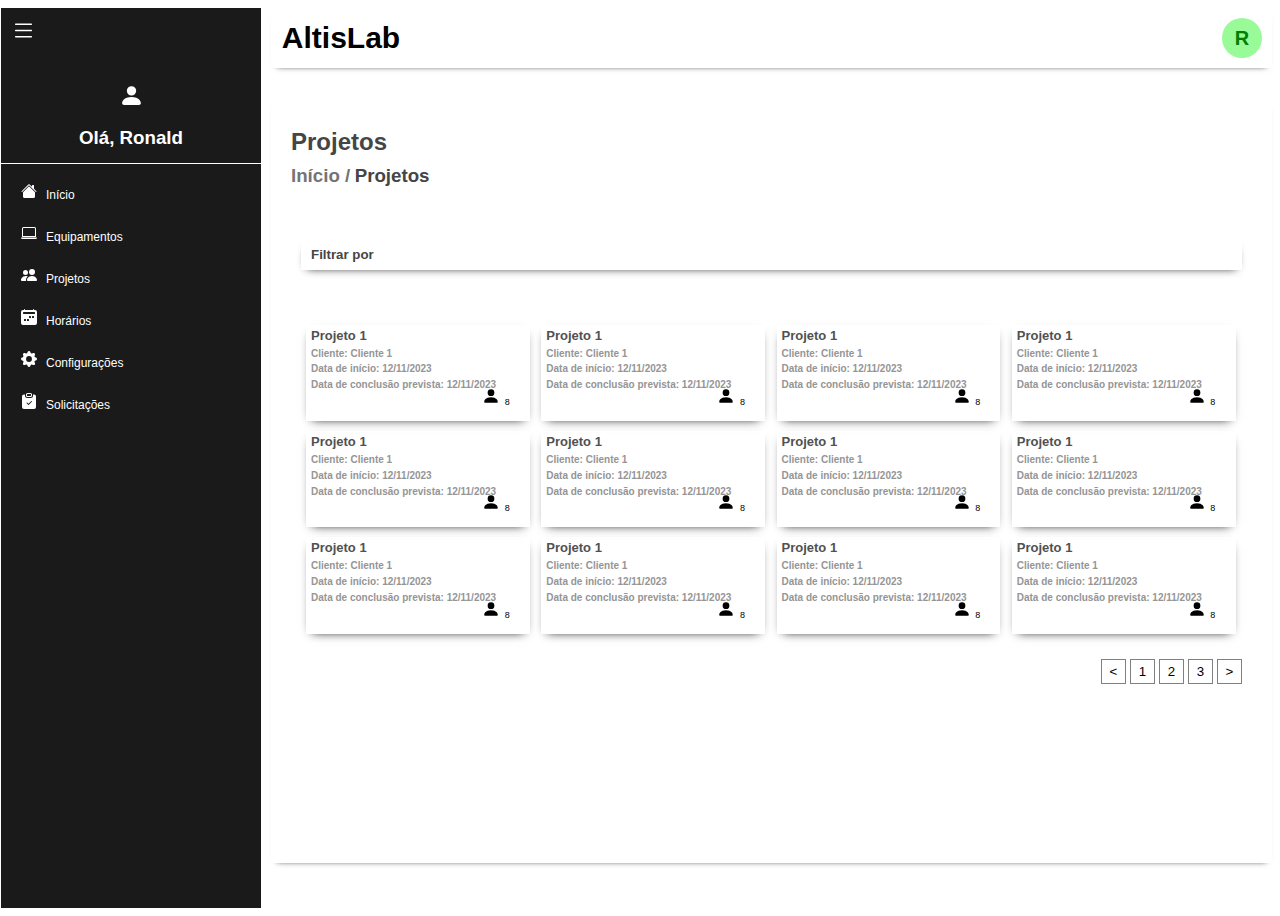
<file: projetos.html>
<html>
    <head>
        <title>Projetos</title>
        <link rel="stylesheet" type="text/css" href="style.css">
    </head>
    <body>
        <div class="container">
            <div id="sidebar">
                <svg id="btn-menu-1" onclick="myFunction()" xmlns="http://www.w3.org/2000/svg" width="25" height="25" fill="white" class="bi bi-list" viewBox="0 0 16 16">
                    <path fill-rule="evenodd" d="M2.5 12a.5.5 0 0 1 .5-.5h10a.5.5 0 0 1 0 1H3a.5.5 0 0 1-.5-.5zm0-4a.5.5 0 0 1 .5-.5h10a.5.5 0 0 1 0 1H3a.5.5 0 0 1-.5-.5zm0-4a.5.5 0 0 1 .5-.5h10a.5.5 0 0 1 0 1H3a.5.5 0 0 1-.5-.5z"/>
                </svg>
                <div id="div-user">
                    <svg xmlns="http://www.w3.org/2000/svg" width="25" height="25" fill="currentColor" class="bi bi-person-fill" viewBox="0 0 16 16">
                        <path d="M3 14s-1 0-1-1 1-4 6-4 6 3 6 4-1 1-1 1H3Zm5-6a3 3 0 1 0 0-6 3 3 0 0 0 0 6Z"/>
                    </svg>
                    <h3 id="text-slt-menu7">Olá, Ronald</h3>
                </div>
                <div id="div-functions">
                    <div class="options-menu">
                        <svg xmlns="http://www.w3.org/2000/svg" width="16" height="16" fill="currentColor" class="bi bi-house-fill" viewBox="0 0 16 16">
                            <path d="M8.707 1.5a1 1 0 0 0-1.414 0L.646 8.146a.5.5 0 0 0 .708.708L8 2.207l6.646 6.647a.5.5 0 0 0 .708-.708L13 5.793V2.5a.5.5 0 0 0-.5-.5h-1a.5.5 0 0 0-.5.5v1.293L8.707 1.5Z"/>
                            <path d="m8 3.293 6 6V13.5a1.5 1.5 0 0 1-1.5 1.5h-9A1.5 1.5 0 0 1 2 13.5V9.293l6-6Z"/>
                        </svg>
                        <a id="text-slt-menu1" href="index.html">Início</a>
                    </div>
                    <div class="options-menu">
                        <svg xmlns="http://www.w3.org/2000/svg" width="16" height="16" fill="currentColor" class="bi bi-laptop" viewBox="0 0 16 16">
                            <path d="M13.5 3a.5.5 0 0 1 .5.5V11H2V3.5a.5.5 0 0 1 .5-.5h11zm-11-1A1.5 1.5 0 0 0 1 3.5V12h14V3.5A1.5 1.5 0 0 0 13.5 2h-11zM0 12.5h16a1.5 1.5 0 0 1-1.5 1.5h-13A1.5 1.5 0 0 1 0 12.5z"/>
                        </svg>
                        <a id="text-slt-menu2">Equipamentos</a>
                    </div>
                    <div class="options-menu">
                        <svg xmlns="http://www.w3.org/2000/svg" width="16" height="16" fill="currentColor" class="bi bi-people-fill" viewBox="0 0 16 16">
                            <path d="M7 14s-1 0-1-1 1-4 5-4 5 3 5 4-1 1-1 1H7Zm4-6a3 3 0 1 0 0-6 3 3 0 0 0 0 6Zm-5.784 6A2.238 2.238 0 0 1 5 13c0-1.355.68-2.75 1.936-3.72A6.325 6.325 0 0 0 5 9c-4 0-5 3-5 4s1 1 1 1h4.216ZM4.5 8a2.5 2.5 0 1 0 0-5 2.5 2.5 0 0 0 0 5Z"/>
                        </svg>                        
                        <a id="text-slt-menu3" href="projetos.html">Projetos</a>
                    </div>
                    <div class="options-menu">
                        <svg xmlns="http://www.w3.org/2000/svg" width="16" height="16" fill="currentColor" class="bi bi-calendar2-week-fill" viewBox="0 0 16 16">
                            <path d="M3.5 0a.5.5 0 0 1 .5.5V1h8V.5a.5.5 0 0 1 1 0V1h1a2 2 0 0 1 2 2v11a2 2 0 0 1-2 2H2a2 2 0 0 1-2-2V3a2 2 0 0 1 2-2h1V.5a.5.5 0 0 1 .5-.5zm9.954 3H2.545c-.3 0-.545.224-.545.5v1c0 .276.244.5.545.5h10.91c.3 0 .545-.224.545-.5v-1c0-.276-.244-.5-.546-.5zM8.5 7a.5.5 0 0 0-.5.5v1a.5.5 0 0 0 .5.5h1a.5.5 0 0 0 .5-.5v-1a.5.5 0 0 0-.5-.5h-1zm3 0a.5.5 0 0 0-.5.5v1a.5.5 0 0 0 .5.5h1a.5.5 0 0 0 .5-.5v-1a.5.5 0 0 0-.5-.5h-1zM3 10.5v1a.5.5 0 0 0 .5.5h1a.5.5 0 0 0 .5-.5v-1a.5.5 0 0 0-.5-.5h-1a.5.5 0 0 0-.5.5zm3.5-.5a.5.5 0 0 0-.5.5v1a.5.5 0 0 0 .5.5h1a.5.5 0 0 0 .5-.5v-1a.5.5 0 0 0-.5-.5h-1z"/>
                        </svg>
                        <a id="text-slt-menu4">Horários</a>
                    </div>
                    <div class="options-menu">
                        <svg xmlns="http://www.w3.org/2000/svg" width="16" height="16" fill="currentColor" class="bi bi-gear-fill" viewBox="0 0 16 16">
                            <path d="M9.405 1.05c-.413-1.4-2.397-1.4-2.81 0l-.1.34a1.464 1.464 0 0 1-2.105.872l-.31-.17c-1.283-.698-2.686.705-1.987 1.987l.169.311c.446.82.023 1.841-.872 2.105l-.34.1c-1.4.413-1.4 2.397 0 2.81l.34.1a1.464 1.464 0 0 1 .872 2.105l-.17.31c-.698 1.283.705 2.686 1.987 1.987l.311-.169a1.464 1.464 0 0 1 2.105.872l.1.34c.413 1.4 2.397 1.4 2.81 0l.1-.34a1.464 1.464 0 0 1 2.105-.872l.31.17c1.283.698 2.686-.705 1.987-1.987l-.169-.311a1.464 1.464 0 0 1 .872-2.105l.34-.1c1.4-.413 1.4-2.397 0-2.81l-.34-.1a1.464 1.464 0 0 1-.872-2.105l.17-.31c.698-1.283-.705-2.686-1.987-1.987l-.311.169a1.464 1.464 0 0 1-2.105-.872l-.1-.34zM8 10.93a2.929 2.929 0 1 1 0-5.86 2.929 2.929 0 0 1 0 5.858z"/>
                        </svg>
                        <a id="text-slt-menu5">Configurações</a>
                    </div>
                    <div class="options-menu">
                        <svg xmlns="http://www.w3.org/2000/svg" width="16" height="16" fill="currentColor" class="bi bi-clipboard-check-fill" viewBox="0 0 16 16">
                            <path d="M6.5 0A1.5 1.5 0 0 0 5 1.5v1A1.5 1.5 0 0 0 6.5 4h3A1.5 1.5 0 0 0 11 2.5v-1A1.5 1.5 0 0 0 9.5 0h-3Zm3 1a.5.5 0 0 1 .5.5v1a.5.5 0 0 1-.5.5h-3a.5.5 0 0 1-.5-.5v-1a.5.5 0 0 1 .5-.5h3Z"/>
                            <path d="M4 1.5H3a2 2 0 0 0-2 2V14a2 2 0 0 0 2 2h10a2 2 0 0 0 2-2V3.5a2 2 0 0 0-2-2h-1v1A2.5 2.5 0 0 1 9.5 5h-3A2.5 2.5 0 0 1 4 2.5v-1Zm6.854 7.354-3 3a.5.5 0 0 1-.708 0l-1.5-1.5a.5.5 0 0 1 .708-.708L7.5 10.793l2.646-2.647a.5.5 0 0 1 .708.708Z"/>
                        </svg>
                        <a id="text-slt-menu6">Solicitações</a>
                    </div>
                </div>
            </div>
            <div id="sidebar2">
                <svg id="btn-menu-1" onclick="myFunction2()" xmlns="http://www.w3.org/2000/svg" width="25" height="25" fill="white" class="bi bi-list" viewBox="0 0 16 16">
                    <path fill-rule="evenodd" d="M2.5 12a.5.5 0 0 1 .5-.5h10a.5.5 0 0 1 0 1H3a.5.5 0 0 1-.5-.5zm0-4a.5.5 0 0 1 .5-.5h10a.5.5 0 0 1 0 1H3a.5.5 0 0 1-.5-.5zm0-4a.5.5 0 0 1 .5-.5h10a.5.5 0 0 1 0 1H3a.5.5 0 0 1-.5-.5z"/>
                </svg>
                <div id="div-user">
                    <svg xmlns="http://www.w3.org/2000/svg" width="25" height="25" fill="currentColor" class="bi bi-person-fill" viewBox="0 0 16 16">
                        <path d="M3 14s-1 0-1-1 1-4 6-4 6 3 6 4-1 1-1 1H3Zm5-6a3 3 0 1 0 0-6 3 3 0 0 0 0 6Z"/>
                    </svg>
                    <h3 id="text-slt-menu7">Olá, Ronald</h3>
                </div>
                <div id="div-functions">
                    <div class="options-menu">
                        <svg xmlns="http://www.w3.org/2000/svg" width="16" height="16" fill="currentColor" class="bi bi-house-fill" viewBox="0 0 16 16">
                            <path d="M8.707 1.5a1 1 0 0 0-1.414 0L.646 8.146a.5.5 0 0 0 .708.708L8 2.207l6.646 6.647a.5.5 0 0 0 .708-.708L13 5.793V2.5a.5.5 0 0 0-.5-.5h-1a.5.5 0 0 0-.5.5v1.293L8.707 1.5Z"/>
                            <path d="m8 3.293 6 6V13.5a1.5 1.5 0 0 1-1.5 1.5h-9A1.5 1.5 0 0 1 2 13.5V9.293l6-6Z"/>
                        </svg>
                        <a id="text-slt-menu1" href="index.html">Início</a>
                    </div>
                    <div class="options-menu">
                        <svg xmlns="http://www.w3.org/2000/svg" width="16" height="16" fill="currentColor" class="bi bi-laptop" viewBox="0 0 16 16">
                            <path d="M13.5 3a.5.5 0 0 1 .5.5V11H2V3.5a.5.5 0 0 1 .5-.5h11zm-11-1A1.5 1.5 0 0 0 1 3.5V12h14V3.5A1.5 1.5 0 0 0 13.5 2h-11zM0 12.5h16a1.5 1.5 0 0 1-1.5 1.5h-13A1.5 1.5 0 0 1 0 12.5z"/>
                        </svg>
                        <a id="text-slt-menu2">Equipamentos</a>
                    </div>
                    <div class="options-menu">
                        <svg xmlns="http://www.w3.org/2000/svg" width="16" height="16" fill="currentColor" class="bi bi-people-fill" viewBox="0 0 16 16">
                            <path d="M7 14s-1 0-1-1 1-4 5-4 5 3 5 4-1 1-1 1H7Zm4-6a3 3 0 1 0 0-6 3 3 0 0 0 0 6Zm-5.784 6A2.238 2.238 0 0 1 5 13c0-1.355.68-2.75 1.936-3.72A6.325 6.325 0 0 0 5 9c-4 0-5 3-5 4s1 1 1 1h4.216ZM4.5 8a2.5 2.5 0 1 0 0-5 2.5 2.5 0 0 0 0 5Z"/>
                        </svg>                        
                        <a id="text-slt-menu3" href="projetos.html">Projetos</a>
                    </div>
                    <div class="options-menu">
                        <svg xmlns="http://www.w3.org/2000/svg" width="16" height="16" fill="currentColor" class="bi bi-calendar2-week-fill" viewBox="0 0 16 16">
                            <path d="M3.5 0a.5.5 0 0 1 .5.5V1h8V.5a.5.5 0 0 1 1 0V1h1a2 2 0 0 1 2 2v11a2 2 0 0 1-2 2H2a2 2 0 0 1-2-2V3a2 2 0 0 1 2-2h1V.5a.5.5 0 0 1 .5-.5zm9.954 3H2.545c-.3 0-.545.224-.545.5v1c0 .276.244.5.545.5h10.91c.3 0 .545-.224.545-.5v-1c0-.276-.244-.5-.546-.5zM8.5 7a.5.5 0 0 0-.5.5v1a.5.5 0 0 0 .5.5h1a.5.5 0 0 0 .5-.5v-1a.5.5 0 0 0-.5-.5h-1zm3 0a.5.5 0 0 0-.5.5v1a.5.5 0 0 0 .5.5h1a.5.5 0 0 0 .5-.5v-1a.5.5 0 0 0-.5-.5h-1zM3 10.5v1a.5.5 0 0 0 .5.5h1a.5.5 0 0 0 .5-.5v-1a.5.5 0 0 0-.5-.5h-1a.5.5 0 0 0-.5.5zm3.5-.5a.5.5 0 0 0-.5.5v1a.5.5 0 0 0 .5.5h1a.5.5 0 0 0 .5-.5v-1a.5.5 0 0 0-.5-.5h-1z"/>
                        </svg>
                        <a id="text-slt-menu4">Horários</a>
                    </div>
                    <div class="options-menu">
                        <svg xmlns="http://www.w3.org/2000/svg" width="16" height="16" fill="currentColor" class="bi bi-gear-fill" viewBox="0 0 16 16">
                            <path d="M9.405 1.05c-.413-1.4-2.397-1.4-2.81 0l-.1.34a1.464 1.464 0 0 1-2.105.872l-.31-.17c-1.283-.698-2.686.705-1.987 1.987l.169.311c.446.82.023 1.841-.872 2.105l-.34.1c-1.4.413-1.4 2.397 0 2.81l.34.1a1.464 1.464 0 0 1 .872 2.105l-.17.31c-.698 1.283.705 2.686 1.987 1.987l.311-.169a1.464 1.464 0 0 1 2.105.872l.1.34c.413 1.4 2.397 1.4 2.81 0l.1-.34a1.464 1.464 0 0 1 2.105-.872l.31.17c1.283.698 2.686-.705 1.987-1.987l-.169-.311a1.464 1.464 0 0 1 .872-2.105l.34-.1c1.4-.413 1.4-2.397 0-2.81l-.34-.1a1.464 1.464 0 0 1-.872-2.105l.17-.31c.698-1.283-.705-2.686-1.987-1.987l-.311.169a1.464 1.464 0 0 1-2.105-.872l-.1-.34zM8 10.93a2.929 2.929 0 1 1 0-5.86 2.929 2.929 0 0 1 0 5.858z"/>
                        </svg>
                        <a id="text-slt-menu5">Configurações</a>
                    </div>
                    <div class="options-menu">
                        <svg xmlns="http://www.w3.org/2000/svg" width="16" height="16" fill="currentColor" class="bi bi-clipboard-check-fill" viewBox="0 0 16 16">
                            <path d="M6.5 0A1.5 1.5 0 0 0 5 1.5v1A1.5 1.5 0 0 0 6.5 4h3A1.5 1.5 0 0 0 11 2.5v-1A1.5 1.5 0 0 0 9.5 0h-3Zm3 1a.5.5 0 0 1 .5.5v1a.5.5 0 0 1-.5.5h-3a.5.5 0 0 1-.5-.5v-1a.5.5 0 0 1 .5-.5h3Z"/>
                            <path d="M4 1.5H3a2 2 0 0 0-2 2V14a2 2 0 0 0 2 2h10a2 2 0 0 0 2-2V3.5a2 2 0 0 0-2-2h-1v1A2.5 2.5 0 0 1 9.5 5h-3A2.5 2.5 0 0 1 4 2.5v-1Zm6.854 7.354-3 3a.5.5 0 0 1-.708 0l-1.5-1.5a.5.5 0 0 1 .708-.708L7.5 10.793l2.646-2.647a.5.5 0 0 1 .708.708Z"/>
                        </svg>
                        <a id="text-slt-menu6">Solicitações</a>
                    </div>
                </div>
            </div>
            <div id="maindiv">
                <div id="headerr">                   
                    <button onclick="myFunction3()" id="btn-menu-2">
                        <svg xmlns="http://www.w3.org/2000/svg" width="16" height="16" fill="currentColor" class="bi bi-plus-lg" viewBox="0 0 16 16">
                            <path fill-rule="evenodd" d="M8 2a.5.5 0 0 1 .5.5v5h5a.5.5 0 0 1 0 1h-5v5a.5.5 0 0 1-1 0v-5h-5a.5.5 0 0 1 0-1h5v-5A.5.5 0 0 1 8 2Z"/>
                        </svg>
                    </button>
                    <a href="index.html"><div id="logo">AltisLab</div></a> 
                    <div id="user-div">R</div>
                </div>
                <div id="bodyy">
                    <div id="conteudo-body" style="overflow-y: hidden;">
                        <div style="height: 13%;">
                            <h2>Projetos</h2>
                            <div style="padding-left: 20px; font-family: Arial; margin-top: -40px;">
                                <h3 style="display: inline-block; color: rgb(116, 116, 116);">Início /</h3>
                                <h3 style="display: inline-block; color: rgb(69, 69, 69);">Projetos</h3>
                            </div>
                        </div>
                        <div style="height: 83%; overflow-y: auto;">
                            <div style="width: 94%;margin: auto;">
                                <div class="filter-title" style="box-shadow: 0px 4px 10px -6px black; font-family: Arial; background-color: white; height: 30px; line-height: 30px;">
                                    <h5 style="margin-left: 10px;color: rgb(69, 69, 69);">Filtrar por</h5>
                                </div>
                                <div class="filter-body" style="margin-bottom: 10px; box-shadow: 0px 4px 10px -6px black; height: 100px;margin-top: 0px;font-family: Arial; background-color: white; overflow-y: auto;">
                                    <div>
                                        <input class="ipt-left" type="text" placeholder="Nome do projeto" style="border-radius: 5px; border: 1px solid gray;height: 30px; margin-top: 10px; margin-left: 10px; display: inline-block;"/>
                                        <select class="ipt-right" style="border-radius: 5px; border: 1px solid gray; height: 30px; margin-top: 10px; margin-left: 0px; display: inline-block;">
                                            <option value="0">Cliente</option>
                                            <option>Fulano 1</option>
                                            <option>Fulano 2</option>
                                            <option>Fulano 3</option>
                                        </select>
                                        <input class="ipt-left" type="text" onfocus="(this.type='date')" placeholder="Data de início" style="border-radius: 5px; border: 1px solid gray;height: 30px; margin-top: 10px; margin-left: 10px; display: inline-block;"/>
                                        <input class="ipt-right" type="text" onfocus="(this.type='date')" placeholder="Data de conclusão" style="border-radius: 5px; border: 1px solid gray;height: 30px; margin-top: 10px; display: inline-block;"/>
                                    </div>
                                    <div style="margin-top: 15px; float: right; margin-right: 12px;">
                                        <button style="display: inline-block; width: 150px; height: 25; border: 0px; background-color: #909090; color: white; font-family: Arial; border-radius: 5px;">Limpar filtros</button>
                                        <button style="display: inline-block; width: 150px; height: 25; border: 0px; background-color: #002F6C; color: white; font-family: Arial; border-radius: 5px;">Buscar</button>
                                    </div>
                                </div>
                            </div>
                            <div class="grid-proj" style="width: 94%;margin: auto; margin-top: 50px;">
                                <div class="grid-cell">
                                    <a href="projeto1.html" style="text-decoration: none;">
                                        <div class="item-grid">
                                            <h4>Projeto 1</h4>
                                            <h5>Cliente: Cliente 1</h5>
                                            <h5>Data de início: 12/11/2023</h5>
                                            <h5>Data de conclusão prevista: 12/11/2023</h5>
                                            <div style="position: relative;margin-left: 80%; margin-top: -20px;">
                                                <svg style="display: inline-block;" xmlns="http://www.w3.org/2000/svg" width="18" height="18" fill="black" class="bi bi-person-fill" viewBox="0 0 16 16">
                                                    <path d="M3 14s-1 0-1-1 1-4 6-4 6 3 6 4-1 1-1 1H3Zm5-6a3 3 0 1 0 0-6 3 3 0 0 0 0 6Z"/>
                                                </svg>
                                                <p style="display: inline-block; font-size: 9px; color: black;">8</p>
                                            </div>
                                        </div>
                                    </a>
                                </div>
                                <div class="grid-cell">
                                    <div class="item-grid">
                                        <h4>Projeto 1</h4>
                                        <h5>Cliente: Cliente 1</h5>
                                        <h5>Data de início: 12/11/2023</h5>
                                        <h5>Data de conclusão prevista: 12/11/2023</h5>
                                        <div style="position: relative;margin-left: 80%; margin-top: -20px;">
                                            <svg style="display: inline-block;" xmlns="http://www.w3.org/2000/svg" width="18" height="18" fill="currentColor" class="bi bi-person-fill" viewBox="0 0 16 16">
                                                <path d="M3 14s-1 0-1-1 1-4 6-4 6 3 6 4-1 1-1 1H3Zm5-6a3 3 0 1 0 0-6 3 3 0 0 0 0 6Z"/>
                                            </svg>
                                            <p style="display: inline-block; font-size: 9px;">8</p>
                                        </div>
                                    </div>
                                </div>
                                <div class="grid-cell">
                                    <div class="item-grid">
                                        <h4>Projeto 1</h4>
                                        <h5>Cliente: Cliente 1</h5>
                                        <h5>Data de início: 12/11/2023</h5>
                                        <h5>Data de conclusão prevista: 12/11/2023</h5>
                                        <div style="position: relative;margin-left: 80%; margin-top: -20px;">
                                            <svg style="display: inline-block;" xmlns="http://www.w3.org/2000/svg" width="18" height="18" fill="currentColor" class="bi bi-person-fill" viewBox="0 0 16 16">
                                                <path d="M3 14s-1 0-1-1 1-4 6-4 6 3 6 4-1 1-1 1H3Zm5-6a3 3 0 1 0 0-6 3 3 0 0 0 0 6Z"/>
                                            </svg>
                                            <p style="display: inline-block; font-size: 9px;">8</p>
                                        </div>
                                    </div>
                                </div>
                                <div class="grid-cell">
                                    <div class="item-grid">
                                        <h4>Projeto 1</h4>
                                        <h5>Cliente: Cliente 1</h5>
                                        <h5>Data de início: 12/11/2023</h5>
                                        <h5>Data de conclusão prevista: 12/11/2023</h5>
                                        <div style="position: relative;margin-left: 80%; margin-top: -20px;">
                                            <svg style="display: inline-block;" xmlns="http://www.w3.org/2000/svg" width="18" height="18" fill="currentColor" class="bi bi-person-fill" viewBox="0 0 16 16">
                                                <path d="M3 14s-1 0-1-1 1-4 6-4 6 3 6 4-1 1-1 1H3Zm5-6a3 3 0 1 0 0-6 3 3 0 0 0 0 6Z"/>
                                            </svg>
                                            <p style="display: inline-block; font-size: 9px;">8</p>
                                        </div>
                                    </div>
                                </div>
                                <div class="grid-cell">
                                    <div class="item-grid">
                                        <h4>Projeto 1</h4>
                                        <h5>Cliente: Cliente 1</h5>
                                        <h5>Data de início: 12/11/2023</h5>
                                        <h5>Data de conclusão prevista: 12/11/2023</h5>
                                        <div style="position: relative;margin-left: 80%; margin-top: -20px;">
                                            <svg style="display: inline-block;" xmlns="http://www.w3.org/2000/svg" width="18" height="18" fill="currentColor" class="bi bi-person-fill" viewBox="0 0 16 16">
                                                <path d="M3 14s-1 0-1-1 1-4 6-4 6 3 6 4-1 1-1 1H3Zm5-6a3 3 0 1 0 0-6 3 3 0 0 0 0 6Z"/>
                                            </svg>
                                            <p style="display: inline-block; font-size: 9px;">8</p>
                                        </div>
                                    </div>
                                </div>
                                <div class="grid-cell">
                                    <div class="item-grid">
                                        <h4>Projeto 1</h4>
                                        <h5>Cliente: Cliente 1</h5>
                                        <h5>Data de início: 12/11/2023</h5>
                                        <h5>Data de conclusão prevista: 12/11/2023</h5>
                                        <div style="position: relative;margin-left: 80%; margin-top: -20px;">
                                            <svg style="display: inline-block;" xmlns="http://www.w3.org/2000/svg" width="18" height="18" fill="currentColor" class="bi bi-person-fill" viewBox="0 0 16 16">
                                                <path d="M3 14s-1 0-1-1 1-4 6-4 6 3 6 4-1 1-1 1H3Zm5-6a3 3 0 1 0 0-6 3 3 0 0 0 0 6Z"/>
                                            </svg>
                                            <p style="display: inline-block; font-size: 9px;">8</p>
                                        </div>
                                    </div>
                                </div>
                                <div class="grid-cell">
                                    <div class="item-grid">
                                        <h4>Projeto 1</h4>
                                        <h5>Cliente: Cliente 1</h5>
                                        <h5>Data de início: 12/11/2023</h5>
                                        <h5>Data de conclusão prevista: 12/11/2023</h5>
                                        <div style="position: relative;margin-left: 80%; margin-top: -20px;">
                                            <svg style="display: inline-block;" xmlns="http://www.w3.org/2000/svg" width="18" height="18" fill="currentColor" class="bi bi-person-fill" viewBox="0 0 16 16">
                                                <path d="M3 14s-1 0-1-1 1-4 6-4 6 3 6 4-1 1-1 1H3Zm5-6a3 3 0 1 0 0-6 3 3 0 0 0 0 6Z"/>
                                            </svg>
                                            <p style="display: inline-block; font-size: 9px;">8</p>
                                        </div>
                                    </div>
                                </div>
                                <div class="grid-cell">
                                    <div class="item-grid">
                                        <h4>Projeto 1</h4>
                                        <h5>Cliente: Cliente 1</h5>
                                        <h5>Data de início: 12/11/2023</h5>
                                        <h5>Data de conclusão prevista: 12/11/2023</h5>
                                        <div style="position: relative;margin-left: 80%; margin-top: -20px;">
                                            <svg style="display: inline-block;" xmlns="http://www.w3.org/2000/svg" width="18" height="18" fill="currentColor" class="bi bi-person-fill" viewBox="0 0 16 16">
                                                <path d="M3 14s-1 0-1-1 1-4 6-4 6 3 6 4-1 1-1 1H3Zm5-6a3 3 0 1 0 0-6 3 3 0 0 0 0 6Z"/>
                                            </svg>
                                            <p style="display: inline-block; font-size: 9px;">8</p>
                                        </div>
                                    </div>
                                </div>
                                <div class="grid-cell">
                                    <div class="item-grid">
                                        <h4>Projeto 1</h4>
                                        <h5>Cliente: Cliente 1</h5>
                                        <h5>Data de início: 12/11/2023</h5>
                                        <h5>Data de conclusão prevista: 12/11/2023</h5>
                                        <div style="position: relative;margin-left: 80%; margin-top: -20px;">
                                            <svg style="display: inline-block;" xmlns="http://www.w3.org/2000/svg" width="18" height="18" fill="currentColor" class="bi bi-person-fill" viewBox="0 0 16 16">
                                                <path d="M3 14s-1 0-1-1 1-4 6-4 6 3 6 4-1 1-1 1H3Zm5-6a3 3 0 1 0 0-6 3 3 0 0 0 0 6Z"/>
                                            </svg>
                                            <p style="display: inline-block; font-size: 9px;">8</p>
                                        </div>
                                    </div>
                                </div>
                                <div class="grid-cell">
                                    <div class="item-grid">
                                        <h4>Projeto 1</h4>
                                        <h5>Cliente: Cliente 1</h5>
                                        <h5>Data de início: 12/11/2023</h5>
                                        <h5>Data de conclusão prevista: 12/11/2023</h5>
                                        <div style="position: relative;margin-left: 80%; margin-top: -20px;">
                                            <svg style="display: inline-block;" xmlns="http://www.w3.org/2000/svg" width="18" height="18" fill="currentColor" class="bi bi-person-fill" viewBox="0 0 16 16">
                                                <path d="M3 14s-1 0-1-1 1-4 6-4 6 3 6 4-1 1-1 1H3Zm5-6a3 3 0 1 0 0-6 3 3 0 0 0 0 6Z"/>
                                            </svg>
                                            <p style="display: inline-block; font-size: 9px;">8</p>
                                        </div>
                                    </div>
                                </div>
                                <div class="grid-cell">
                                    <div class="item-grid">
                                        <h4>Projeto 1</h4>
                                        <h5>Cliente: Cliente 1</h5>
                                        <h5>Data de início: 12/11/2023</h5>
                                        <h5>Data de conclusão prevista: 12/11/2023</h5>
                                        <div style="position: relative;margin-left: 80%; margin-top: -20px;">
                                            <svg style="display: inline-block;" xmlns="http://www.w3.org/2000/svg" width="18" height="18" fill="currentColor" class="bi bi-person-fill" viewBox="0 0 16 16">
                                                <path d="M3 14s-1 0-1-1 1-4 6-4 6 3 6 4-1 1-1 1H3Zm5-6a3 3 0 1 0 0-6 3 3 0 0 0 0 6Z"/>
                                            </svg>
                                            <p style="display: inline-block; font-size: 9px;">8</p>
                                        </div>
                                    </div>
                                </div>
                                <div class="grid-cell">
                                    <div class="item-grid">
                                        <h4>Projeto 1</h4>
                                        <h5>Cliente: Cliente 1</h5>
                                        <h5>Data de início: 12/11/2023</h5>
                                        <h5>Data de conclusão prevista: 12/11/2023</h5>
                                        <div style="position: relative;margin-left: 80%; margin-top: -20px;">
                                            <svg style="display: inline-block;" xmlns="http://www.w3.org/2000/svg" width="18" height="18" fill="currentColor" class="bi bi-person-fill" viewBox="0 0 16 16">
                                                <path d="M3 14s-1 0-1-1 1-4 6-4 6 3 6 4-1 1-1 1H3Zm5-6a3 3 0 1 0 0-6 3 3 0 0 0 0 6Z"/>
                                            </svg>
                                            <p style="display: inline-block; font-size: 9px;">8</p>
                                        </div>
                                    </div>
                                </div>
                            </div>
                            <div id="pagination">
                                <div style="float: right; margin-top: 20px;">
                                    <button><</button>
                                    <button>1</button>
                                    <button>2</button>
                                    <button>3</button>
                                    <button>></button>                                     
                                </div>
                            </div>
                        </div>
                    </div>                   
                </div>
            </div>
        </div>        
        <script src="effect.js"></script>
        <style>
            #conteudo-body h2{
                font-family: Arial;
                font-weight: bold;
                color: rgb(69, 69, 69);
                padding: 10px;
                padding-left: 20px;
            }
            .filter-body{
                display: none;
            }
            .filter-body:hover{
                display: block;
            }
            .filter-title:hover + .filter-body{
                display: block;
            }
            .ipt-left{
                width: 24%;
            }
            .ipt-right{
                width: 24%;
            }
            .grid-proj{
                display: grid;
                grid-template-columns: 25% 25% 25% 25%;
            }
            .grid-cell {
                height: auto;
                padding: 5px;
            }
            .item-grid{
                font-family: Arial;
                padding: 5px;
                height: auto;
                width: 95%;
                box-shadow: 0px 4px 10px -6px black;
            }
            .item-grid h4{
                margin-top: -2px;
                font-size: 13px;
                color: rgb(81, 81, 81);
            }
            .item-grid h5{
                margin-top: -12px;
                font-size: 10px;
                color: rgb(149, 149, 149);
            }
            #pagination{
                width: 94%;
                margin: auto;
            }
            #pagination button{
                background-color: white;
                border: 1px solid gray;
                display: inline-block;
                height: 25px;
                width: 25px;
            }
            @media screen and (max-width: 700px){
                .ipt-left{
                    margin-left: 10px !important;
                    width: 98% !important;
                }
                .ipt-right{
                    margin-left: 10px !important;
                    width: 98% !important;
                }
                .grid-proj{
                    grid-template-columns: 33% 33% 33%;
                }
            }
        </style>
    </body>
</html>
</file>
<file: style.css>
#sidebar{
    background-color: #1A1A1A;
    width: 260px;
    height: 100vh;
    margin-left: -7px;
}

#sidebar2{
    background-color: #1A1A1A;
    width: 100%;
    height: 100vh;
    margin-left: -7px;
    position: fixed;
    display: none;
}

#btn-menu-1{
    padding: 10px;
}

#btn-menu-1:hover{
    background-color: rgb(65, 65, 65);
    transition: 500ms;
}

#div-user{
    text-align: center;
    width: 100%;
    height: 110px;
    border-bottom: 1px solid white;
    color: white;
}

#div-user h3{
    font-family: Arial;
}

#div-user svg{
    margin-top: 30px;
}

#div-functions{
    width: 100%;
    height: 300px;
    background-color: transparent;
    margin-top: 10px;   
}

.options-menu{
    margin-top: 2px;
    height: 40px;
    color: white;
    line-height: 40px;
}

.options-menu a{
    text-decoration: none;
    color: white;
    font-family: Arial;
    margin-top: auto;
    margin-left: 5px;
    font-size: 12px;
    display: inline-block;
}

.options-menu svg{
    display: inline-block;
    margin-top: auto;
    margin-left: 20px;
}

.options-menu:hover{
    background-color:#111314;
    border-left: 4px solid #008000;
}

#maindiv{
    width: 100%;
    height: 100vh;
    margin-left: 10px;
    flex: 1;
}

#headerr{
    background-color: white;
    width: 100%;
    height: 60px;
    box-shadow: 0 4px 6px -6px black;
}

#logo{
    display: inline-block;
    font-family: Arial;
    margin-left: 10px;
    width: 120px;
    text-align: center;
    margin-top: 10px;
    line-height: 40px;
    height: 40px;
    font-weight: bold;
    font-size: 30px;
    color: black;
}

#btn-menu-2{
    display: none;
    margin-left: 10px;
    color: white;
    height: 40px;
    width: 40px;
    border-radius: 50%;
    text-align: center;
    background-color: #1A1A1A;
}

#user-div{
    margin-top: 10px;
    margin-right: 10px;
    float: right;
    background-color: #98FB98;
    color: #008000;
    font-family: Arial;
    font-weight: bold;
    font-size: 20px;
    text-align: center;
    line-height: 40px;
    border-radius: 50%;
    height: 40px;
    width: 40px;
}

.container{
    display: flex;
}

#bodyy{
    margin-top: 30px;
}

#conteudo-body{
    overflow-y: auto;
    margin-top: 2px;
    height: 85%;
    box-shadow: 0px 4px 6px -6px black;
}
@media screen and (max-width: 1050px){
    .container{
        display: block;
    }
    #sidebar{
        display: none;
    }
    #btn-menu-2{
        display: inline-block;
    }
}
</file>
